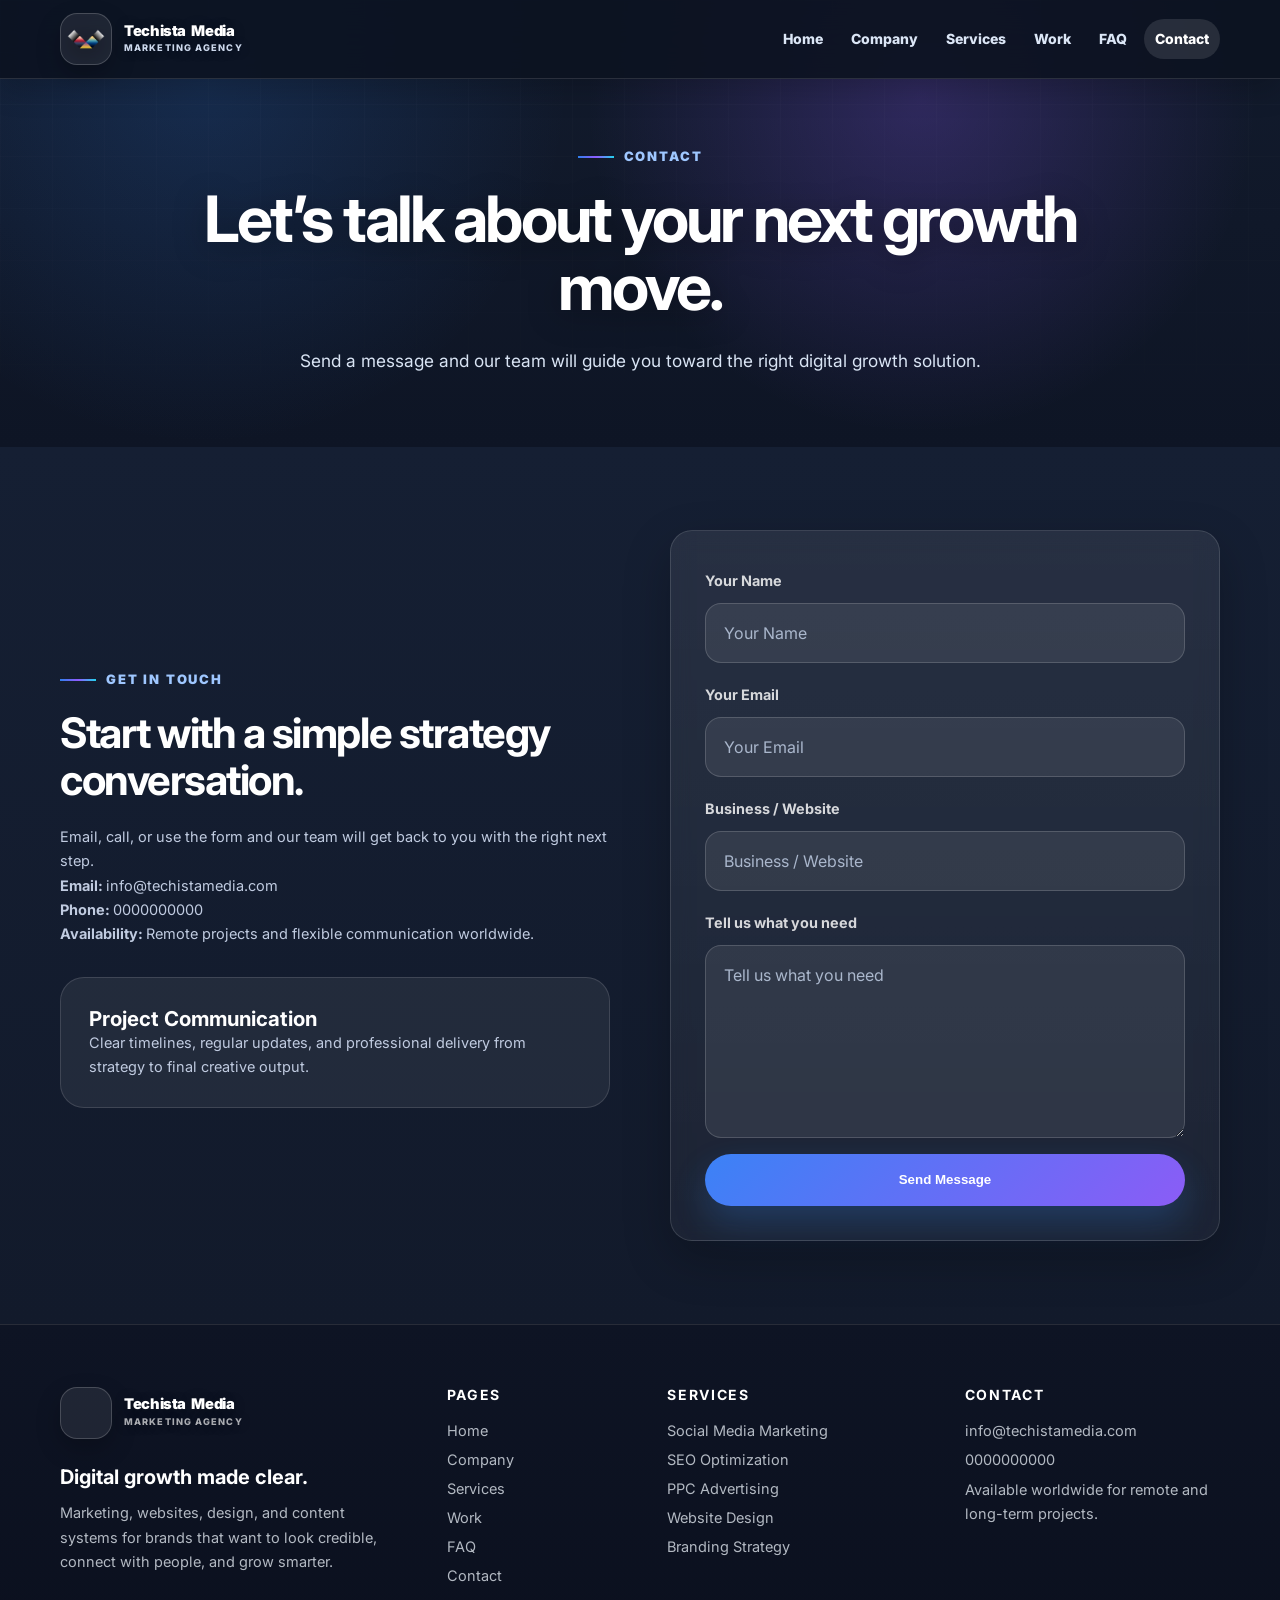
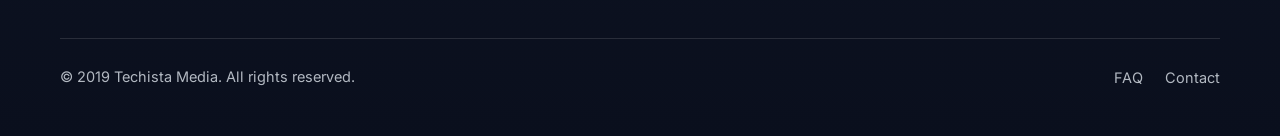
<file: contact/index.html>
<!DOCTYPE html>
<html lang="en">
  <head>
    <meta charset="utf-8" />
    <meta content="width=device-width, initial-scale=1.0" name="viewport" />
    <title>Contact Techista Media | Start Your Project</title>
    <meta
      content="Contact Techista Media for digital marketing, website design, branding, SEO, PPC, and content services."
      name="description"
    />
    <link href="https://fonts.googleapis.com" rel="preconnect" />
    <link crossorigin="" href="https://fonts.gstatic.com" rel="preconnect" />
    <link
      href="https://fonts.googleapis.com/css2?family=Inter:wght@400;500;600;700;800;900&amp;display=swap"
      rel="stylesheet"
    />
    <link href="../style.css" rel="stylesheet" />
    <link href="https://techistamedia.com/contact/" rel="canonical" />
    <link href="../assets/favicon.ico" rel="icon" />
    <link href="../assets/apple-touch-icon.png" rel="apple-touch-icon" />
    <meta
      content="Contact Techista Media | Start Your Project"
      property="og:title"
    />
    <meta
      content="Contact Techista Media for digital marketing, website design, branding, SEO, PPC, and content services."
      property="og:description"
    />
    <meta content="website" property="og:type" />
    <meta
      content="https://techistamedia.com/assets/uploaded-logo-preview.png"
      property="og:image"
    />
    <meta content="https://techistamedia.com/contact/" property="og:url" />
    <meta content="summary_large_image" name="twitter:card" />
      <link href="https://fonts.googleapis.com/css2?family=Material+Symbols+Rounded:opsz,wght,FILL,GRAD@24,600,0,0" rel="stylesheet" />
  </head>
  <body>
    <div class="page-loader">
      <div class="loader-inner">
        <div class="loader-logo">
          <img alt="Techista Media logo" src="../assets/logo-mark.png" />
          <span> TM </span>
        </div>
        <div class="loader-line"></div>
      </div>
    </div>
    <header class="site-header">
      <nav class="navbar container">
        <a aria-label="Techista Media Home" class="brand" href="../">
          <span class="brand-mark">
            <img alt="Techista Media logo" src="../assets/logo-mark.png" />
          </span>
          <span class="brand-text">
            <span class="brand-main"> Techista Media </span>
            <br />
            <small> Marketing Agency </small>
          </span>
        </a>
        <button
          aria-expanded="false"
          aria-label="Open Menu"
          class="menu-toggle"
        >
          <span> </span>
          <span> </span>
          <span> </span>
        </button>
        <div class="nav-menu">
          <a class="" href="../"> Home </a>
          <a class="" href="../our-company/"> Company </a>
          <a class="" href="../services/"> Services </a>
          <a class="" href="../work/"> Work </a>
          <a class="" href="../faq/"> FAQ </a>
          <a class="active" href="../contact/"> Contact </a>
        </div>
      </nav>
    </header>
    <main>
      <section class="page-hero">
        <div class="container reveal">
          <span class="eyebrow"> Contact </span>
          <h1>Let&rsquo;s talk about your next growth move.</h1>
          <p>
            Send a message and our team will guide you toward the right digital
            growth solution.
          </p>
        </div>
      </section>
      <section class="contact section-pad">
        <div class="container contact-grid">
          <div class="section-copy reveal">
            <span class="section-label"> Get In Touch </span>
            <h2>Start with a simple strategy conversation.</h2>
            <p>
              Email, call, or use the form and our team will get back to you
              with the right next step.
            </p>
            <div class="contact-info">
              <p>
                <strong> Email: </strong>
                <a href="mailto:info@techistamedia.com">
                  info@techistamedia.com
                </a>
              </p>
              <p>
                <strong> Phone: </strong>
                <a href="tel:0000000000"> 0000000000 </a>
              </p>
              <p>
                <strong> Availability: </strong>
                Remote projects and flexible communication worldwide.
              </p>
            </div>
            <div class="map-card">
              <h4>Project Communication</h4>
              <p>
                Clear timelines, regular updates, and professional delivery from
                strategy to final creative output.
              </p>
            </div>
          </div>
          <form
            action="https://formsubmit.co/info@techistamedia.com"
            class="contact-form reveal delay-1"
            method="POST"
          >
            <label for="contact-name"> Your Name </label>
            <input
              id="contact-name"
              name="name"
              placeholder="Your Name"
              required=""
              type="text"
            />
            <label for="contact-email"> Your Email </label>
            <input
              id="contact-email"
              name="email"
              placeholder="Your Email"
              required=""
              type="email"
            />
            <label for="contact-business"> Business / Website </label>
            <input
              id="contact-business"
              name="business"
              placeholder="Business / Website"
              type="text"
            />
            <label for="contact-message"> Tell us what you need </label>
            <textarea
              id="contact-message"
              name="message"
              placeholder="Tell us what you need"
              required=""
              rows="6"
            ></textarea>
            <input
              name="_subject"
              type="hidden"
              value="New message from Techista Media website"
            />
            <input name="_captcha" type="hidden" value="false" />
            <input name="_template" type="hidden" value="table" />
            <input
              name="_next"
              type="hidden"
              value="https://techistamedia.com/thank-you/"
            />
            <button type="submit">Send Message</button>
            <p aria-live="polite" class="form-status"></p>
          </form>
        </div>
      </section>
    </main>
    <footer class="footer">
      <div class="container footer-grid">
        <div>
          <a class="brand" href="../">
            <span class="brand-mark">
              <img alt="Techista Media logo" src="../assets/logo-mark.png" />
            </span>
            <span class="brand-text">
              <span class="brand-main"> Techista Media </span>
              <br />
              <small> Marketing Agency </small>
            </span>
          </a>
          <h4>Digital growth made clear.</h4>
          <p>
            Marketing, websites, design, and content systems for brands that
            want to look credible, connect with people, and grow smarter.
          </p>
        </div>
        <div>
          <h5>Pages</h5>
          <a href="../"> Home </a>
          <a href="../our-company/"> Company </a>
          <a href="../services/"> Services </a>
          <a href="../work/"> Work </a>
          <a href="../faq/"> FAQ </a>
          <a href="../contact/"> Contact </a>
        </div>
        <div>
          <h5>Services</h5>
          <a href="../services/"> Social Media Marketing </a>
          <a href="../services/"> SEO Optimization </a>
          <a href="../services/"> PPC Advertising </a>
          <a href="../services/"> Website Design </a>
          <a href="../services/"> Branding Strategy </a>
        </div>
        <div>
          <h5>Contact</h5>
          <a href="mailto:info@techistamedia.com"> info@techistamedia.com </a>
          <a href="tel:0000000000"> 0000000000 </a>
          <p>Available worldwide for remote and long-term projects.</p>
         
        </div>
      </div>
      <div class="container footer-bottom">
        <p>&copy; 2019 Techista Media. All rights reserved.</p>
        <div>
          <a href="../faq/"> FAQ </a>
          <a href="../contact/"> Contact </a>
        </div>
      </div>
    </footer>
    <script src="../script.js"></script>
  </body>
</html>
</file>
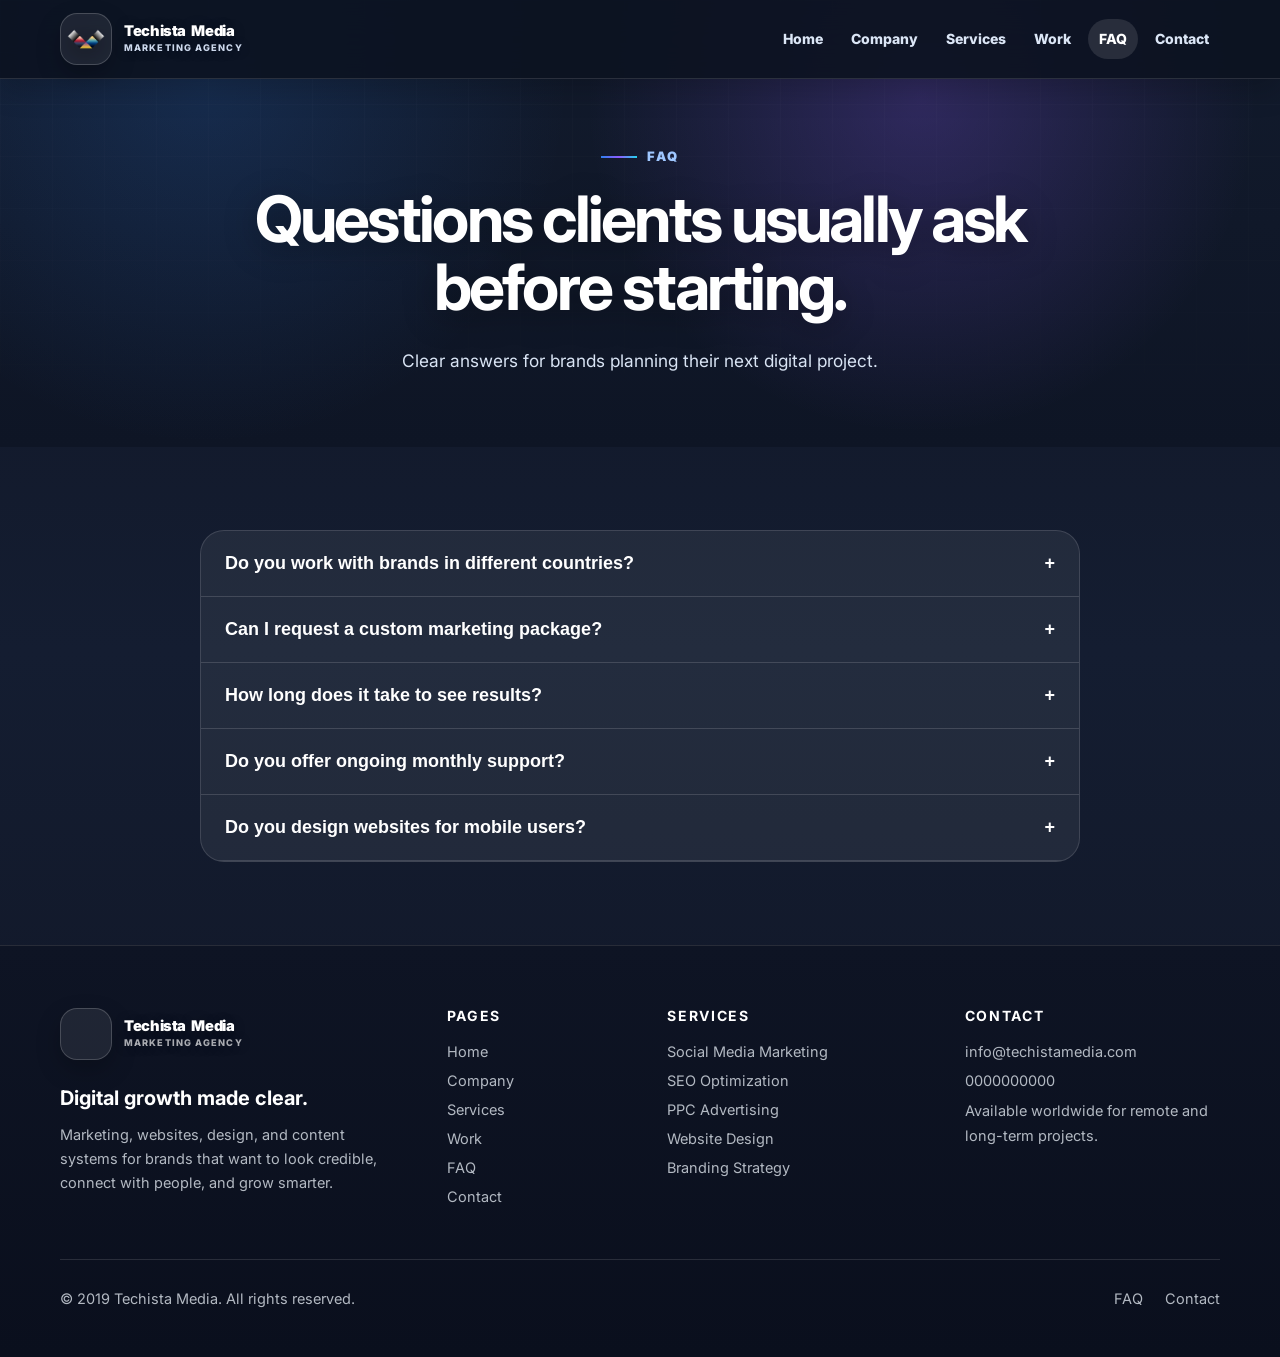
<file: faq/index.html>
<!DOCTYPE html>
<html lang="en">
 <head>
  <meta charset="utf-8"/>
  <meta content="width=device-width, initial-scale=1.0" name="viewport"/>
  <title>
   FAQ | Techista Media
  </title>
  <meta content="Find answers to common questions about Techista Media services, project timelines, packages, websites, SEO, and ongoing marketing support." name="description"/>
  <link href="https://fonts.googleapis.com" rel="preconnect"/>
  <link crossorigin="" href="https://fonts.gstatic.com" rel="preconnect"/>
  <link href="https://fonts.googleapis.com/css2?family=Inter:wght@400;500;600;700;800;900&amp;display=swap" rel="stylesheet"/>
  <link href="../style.css" rel="stylesheet"/>
  <link href="https://techistamedia.com/faq/" rel="canonical"/>
  <link href="../assets/favicon.ico" rel="icon"/>
  <link href="../assets/apple-touch-icon.png" rel="apple-touch-icon"/>
  <meta content="FAQ | Techista Media" property="og:title"/>
  <meta content="Find answers to common questions about Techista Media services, project timelines, packages, websites, SEO, and ongoing marketing support." property="og:description"/>
  <meta content="website" property="og:type"/>
  <meta content="https://techistamedia.com/assets/uploaded-logo-preview.png" property="og:image"/>
  <meta content="https://techistamedia.com/faq/" property="og:url"/>
  <meta content="summary_large_image" name="twitter:card"/>
     <link href="https://fonts.googleapis.com/css2?family=Material+Symbols+Rounded:opsz,wght,FILL,GRAD@24,600,0,0" rel="stylesheet" />
  <script type="application/ld+json">
  {
    "@context": "https://schema.org",
    "@type": "FAQPage",
    "mainEntity": [
      {
        "@type": "Question",
        "name": "Do you work with brands in different countries?",
        "acceptedAnswer": {
          "@type": "Answer",
          "text": "Yes. We work with brands across different markets through remote communication, clear planning, and flexible project delivery."
        }
      },
      {
        "@type": "Question",
        "name": "Can I request a custom marketing package?",
        "acceptedAnswer": {
          "@type": "Answer",
          "text": "Yes. Packages can be built around social media, SEO, PPC, website design, branding, video production, or content creation."
        }
      },
      {
        "@type": "Question",
        "name": "How long does it take to see results?",
        "acceptedAnswer": {
          "@type": "Answer",
          "text": "Paid ads can show early signals faster, while SEO, branding, and content usually need consistent work over several months."
        }
      },
      {
        "@type": "Question",
        "name": "Do you offer ongoing monthly support?",
        "acceptedAnswer": {
          "@type": "Answer",
          "text": "Yes. We offer monthly support for content updates, campaign optimization, reporting, website improvements, and creative production."
        }
      },
      {
        "@type": "Question",
        "name": "Do you design websites for mobile users?",
        "acceptedAnswer": {
          "@type": "Answer",
          "text": "Yes. Every website is planned for smooth browsing across phones, tablets, laptops, and large desktop screens."
        }
      }
    ]
  }
  </script>
  </head>
 <body>
  <div class="page-loader">
   <div class="loader-inner">
    <div class="loader-logo">
     <img alt="Techista Media logo" src="../assets/logo-mark.png"/>
     <span>
      TM
     </span>
    </div>
    <div class="loader-line">
    </div>
   </div>
  </div>
  <header class="site-header">
   <nav class="navbar container">
    <a aria-label="Techista Media Home" class="brand" href="../">
     <span class="brand-mark">
      <img alt="Techista Media logo" src="../assets/logo-mark.png"/>
     </span>
     <span class="brand-text">
      <span class="brand-main">
       Techista Media
      </span>
      <br/>
      <small>
       Marketing Agency
      </small>
     </span>
    </a>
    <button aria-expanded="false" aria-label="Open Menu" class="menu-toggle">
     <span>
     </span>
     <span>
     </span>
     <span>
     </span>
    </button>
    <div class="nav-menu">
     <a class="" href="../">
      Home
     </a>
     <a class="" href="../our-company/">
      Company
     </a>
     <a class="" href="../services/">
      Services
     </a>
     <a class="" href="../work/">
      Work
     </a>
     <a class="active" href="../faq/">
      FAQ
     </a>
     <a class="" href="../contact/">
      Contact
     </a>
    </div>
   </nav>
  </header>
  <main>
   <section class="page-hero">
    <div class="container reveal">
     <span class="eyebrow">
      FAQ
     </span>
     <h1>
      Questions clients usually ask before starting.
     </h1>
     <p>
      Clear answers for brands planning their next digital project.
     </p>
    </div>
   </section>
   <section class="faq section-pad">
    <div class="container" style="max-width:880px">
     <div class="accordion reveal">
      <button class="accordion-btn">
       Do you work with brands in different countries?
       <span>
        +
       </span>
      </button>
      <div class="accordion-panel">
       <p>
        Yes. We work with brands across different markets through remote communication, clear planning, and flexible project delivery.
       </p>
      </div>
      <button class="accordion-btn">
       Can I request a custom marketing package?
       <span>
        +
       </span>
      </button>
      <div class="accordion-panel">
       <p>
        Yes. Packages can be built around social media, SEO, PPC, website design, branding, video production, or content creation.
       </p>
      </div>
      <button class="accordion-btn">
       How long does it take to see results?
       <span>
        +
       </span>
      </button>
      <div class="accordion-panel">
       <p>
        Paid ads can show early signals faster, while SEO, branding, and content usually need consistent work over several months.
       </p>
      </div>
      <button class="accordion-btn">
       Do you offer ongoing monthly support?
       <span>
        +
       </span>
      </button>
      <div class="accordion-panel">
       <p>
        Yes. We offer monthly support for content updates, campaign optimization, reporting, website improvements, and creative production.
       </p>
      </div>
      <button class="accordion-btn">
       Do you design websites for mobile users?
       <span>
        +
       </span>
      </button>
      <div class="accordion-panel">
       <p>
        Yes. Every website is planned for smooth browsing across phones, tablets, laptops, and large desktop screens.
       </p>
      </div>
     </div>
    </div>
   </section>
  </main>
  <footer class="footer">
   <div class="container footer-grid">
    <div>
     <a class="brand" href="../">
      <span class="brand-mark">
       <img alt="Techista Media logo" src="../assets/logo-mark.png"/>
      </span>
      <span class="brand-text">
       <span class="brand-main">
        Techista Media
       </span>
       <br/>
       <small>
        Marketing Agency
       </small>
      </span>
     </a>
     <h4>
      Digital growth made clear.
     </h4>
     <p>
      Marketing, websites, design, and content systems for brands that want to look credible, connect with people, and grow smarter.
     </p>
    </div>
    <div>
     <h5>
      Pages
     </h5>
     <a href="../">
      Home
     </a>
     <a href="../our-company/">
      Company
     </a>
     <a href="../services/">
      Services
     </a>
     <a href="../work/">
      Work
     </a>
     <a href="../faq/">
      FAQ
     </a>
     <a href="../contact/">
      Contact
     </a>
    </div>
    <div>
     <h5>
      Services
     </h5>
     <a href="../services/">
      Social Media Marketing
     </a>
     <a href="../services/">
      SEO Optimization
     </a>
     <a href="../services/">
      PPC Advertising
     </a>
     <a href="../services/">
      Website Design
     </a>
     <a href="../services/">
      Branding Strategy
     </a>
    </div>
    <div>
     <h5>
      Contact
     </h5>
     <a href="mailto:info@techistamedia.com">
      info@techistamedia.com
     </a>
     <a href="tel:0000000000">
      0000000000
     </a>
     <p>
      Available worldwide for remote and long-term projects.
     </p>
    </div>
   </div>
   <div class="container footer-bottom">
    <p>
     &copy; 2019 Techista Media. All rights reserved.
    </p>
    <div>
     <a href="../faq/">
      FAQ
     </a>
     <a href="../contact/">
      Contact
     </a>
    </div>
   </div>
  </footer>
  <script src="../script.js">
  </script>
 </body>
</html>
</file>
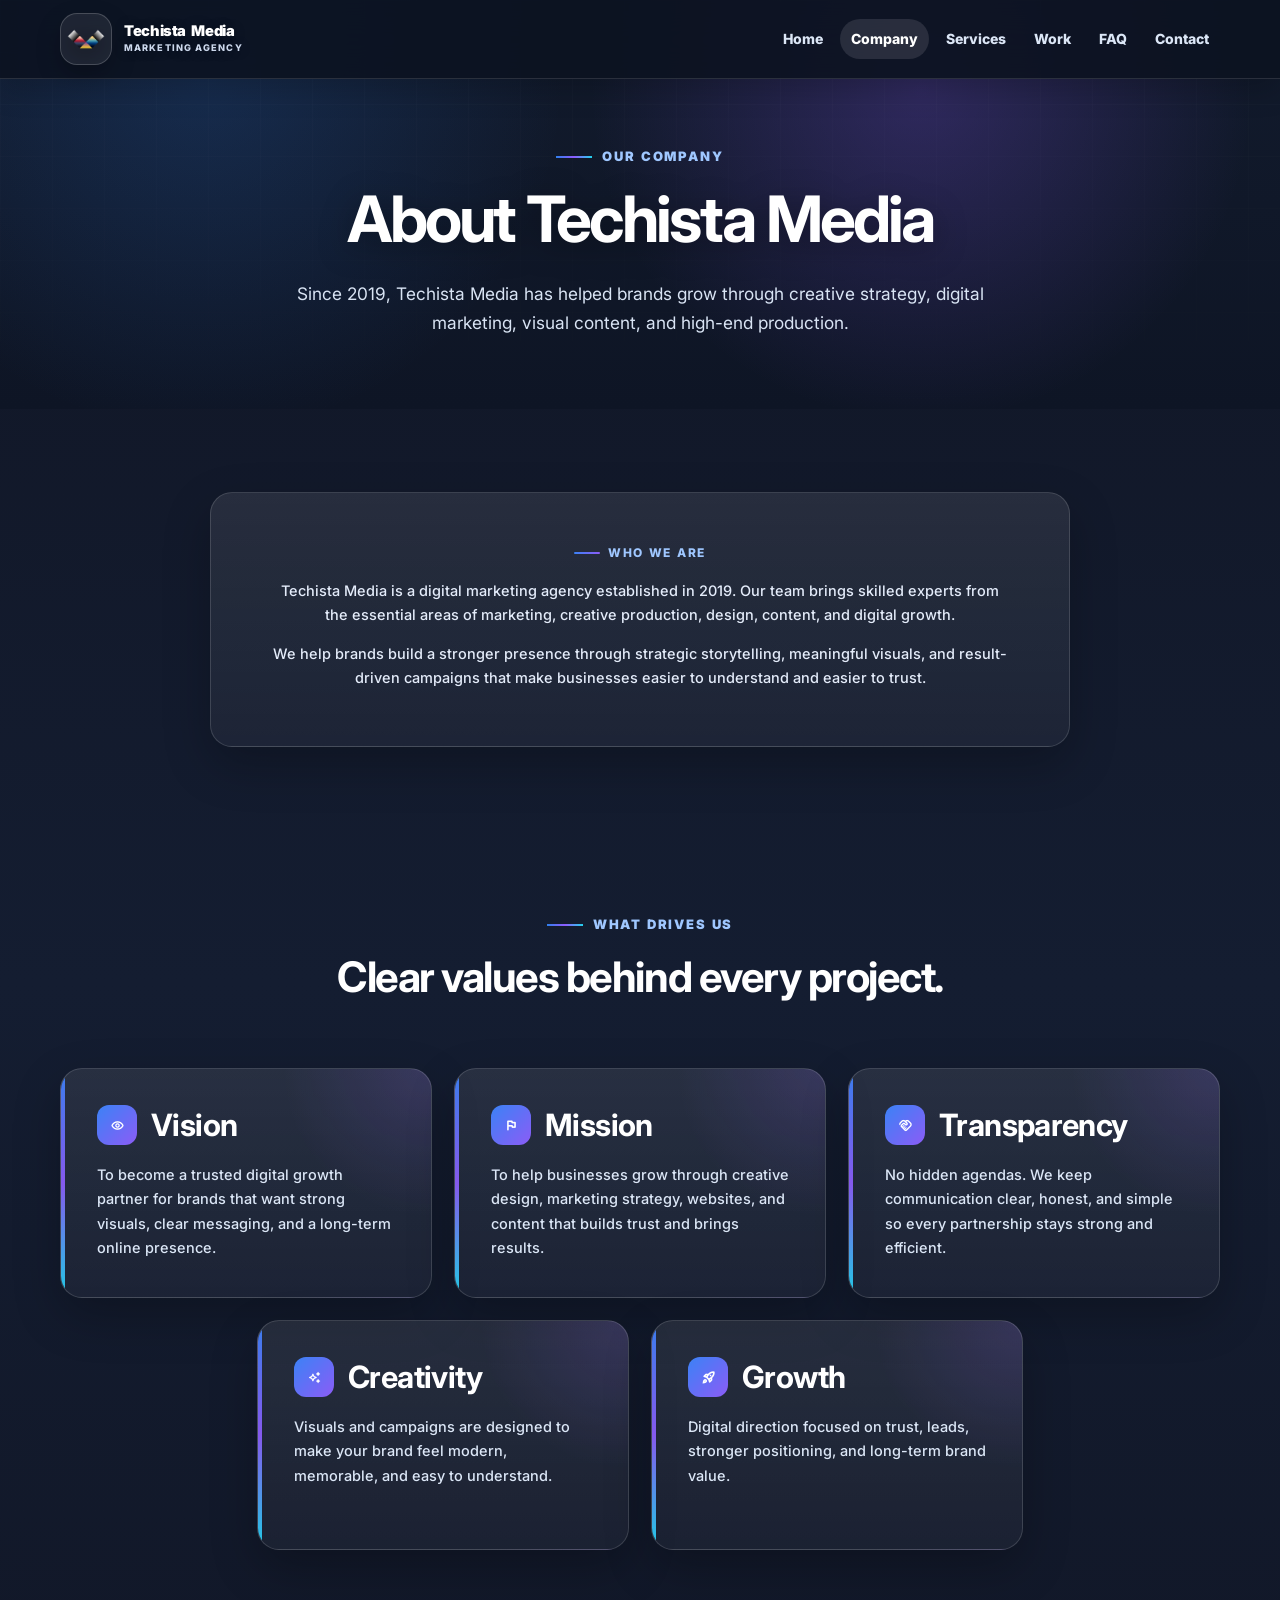
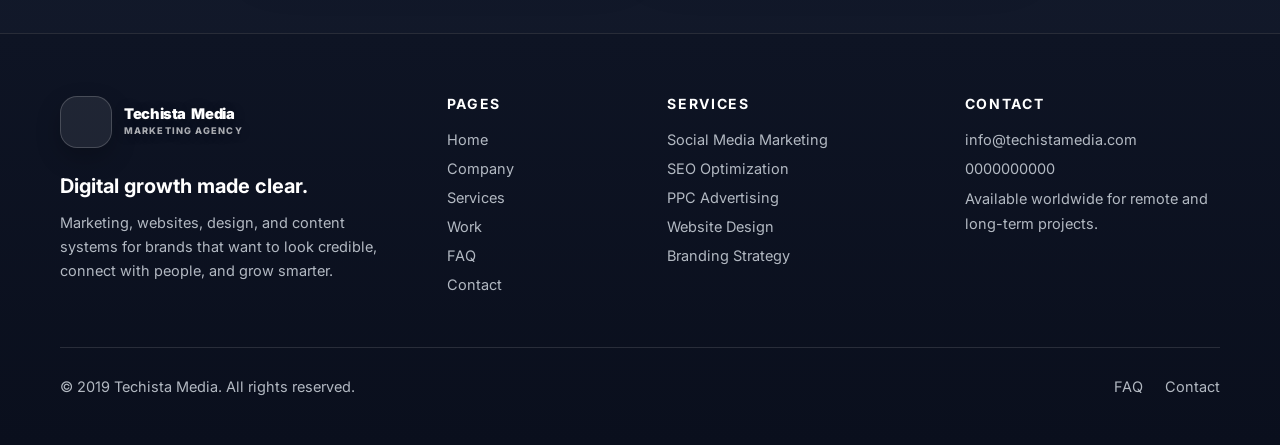
<file: our-company/index.html>
<!DOCTYPE html>
<html lang="en">
  <head>
    <meta charset="utf-8" />
    <meta content="width=device-width, initial-scale=1.0" name="viewport" />
    <title>About Techista Media | Digital Marketing Agency</title>
    <meta
      content="Learn about Techista Media, a digital marketing agency focused on strategy, websites, branding, content, and business growth."
      name="description"
    />
    <link href="https://fonts.googleapis.com" rel="preconnect" />
    <link crossorigin="" href="https://fonts.gstatic.com" rel="preconnect" />
    <link
      href="https://fonts.googleapis.com/css2?family=Inter:wght@400;500;600;700;800;900&amp;display=swap"
      rel="stylesheet"
    />
    <link href="../style.css" rel="stylesheet" />
    <link href="https://techistamedia.com/our-company/" rel="canonical" />
    <link href="../assets/favicon.ico" rel="icon" />
    <link href="../assets/apple-touch-icon.png" rel="apple-touch-icon" />
    <meta
      content="About Techista Media | Digital Marketing Agency"
      property="og:title"
    />
    <meta
      content="Learn about Techista Media, a digital marketing agency focused on strategy, websites, branding, content, and business growth."
      property="og:description"
    />
    <meta content="website" property="og:type" />
    <meta
      content="https://techistamedia.com/assets/uploaded-logo-preview.png"
      property="og:image"
    />
    <meta content="https://techistamedia.com/our-company/" property="og:url" />
    <meta content="summary_large_image" name="twitter:card" />
      <link href="https://fonts.googleapis.com/css2?family=Material+Symbols+Rounded:opsz,wght,FILL,GRAD@24,600,0,0" rel="stylesheet" />
  </head>
  <body>
    <div class="page-loader">
      <div class="loader-inner">
        <div class="loader-logo">
          <img alt="Techista Media logo" src="../assets/logo-mark.png" />
          <span> TM </span>
        </div>
        <div class="loader-line"></div>
      </div>
    </div>
    <header class="site-header">
      <nav class="navbar container">
        <a aria-label="Techista Media Home" class="brand" href="../">
          <span class="brand-mark">
            <img alt="Techista Media logo" src="../assets/logo-mark.png" />
          </span>
          <span class="brand-text">
            <span class="brand-main"> Techista Media </span>
            <br />
            <small> Marketing Agency </small>
          </span>
        </a>
        <button
          aria-expanded="false"
          aria-label="Open Menu"
          class="menu-toggle"
        >
          <span> </span>
          <span> </span>
          <span> </span>
        </button>
        <div class="nav-menu">
          <a class="" href="../"> Home </a>
          <a class="active" href="../our-company/"> Company </a>
          <a class="" href="../services/"> Services </a>
          <a class="" href="../work/"> Work </a>
          <a class="" href="../faq/"> FAQ </a>
          <a class="" href="../contact/"> Contact </a>
        </div>
      </nav>
    </header>
    <main>
      <section class="page-hero about-hero">
        <div class="container reveal">
          <span class="eyebrow"> Our Company </span>
          <h1>About Techista Media</h1>
          <p>
            Since 2019, Techista Media has helped brands grow through creative
            strategy, digital marketing, visual content, and high-end
            production.
          </p>
        </div>
      </section>
      <section class="about-story section-pad">
        <div class="container about-card reveal">
          <span class="soft-label"> Who We Are </span>
          <p>
            Techista Media is a digital marketing agency established in 2019.
            Our team brings skilled experts from the essential areas of
            marketing, creative production, design, content, and digital growth.
          </p>
          <p>
            We help brands build a stronger presence through strategic
            storytelling, meaningful visuals, and result-driven campaigns that
            make businesses easier to understand and easier to trust.
          </p>
        </div>
      </section>
      <section class="mission-vision section-pad">
        <div class="container">
          <div class="section-head reveal">
            <span class="section-label">What Drives Us</span>
            <h2>Clear values behind every project.</h2>
          </div>
          <div class="mv-grid mv-grid-5">
            <article class="mv-card reveal">
              <span class="material-symbols-rounded" aria-hidden="true">visibility</span>
              <h2>Vision</h2>
              <p>
                To become a trusted digital growth partner for brands that want strong visuals, clear messaging, and a long-term online presence.
              </p>
            </article>
            <article class="mv-card reveal delay-1">
              <span class="material-symbols-rounded" aria-hidden="true">flag</span>
              <h2>Mission</h2>
              <p>
                To help businesses grow through creative design, marketing strategy, websites, and content that builds trust and brings results.
              </p>
            </article>
            <article class="mv-card reveal delay-2">
              <span class="material-symbols-rounded" aria-hidden="true">handshake</span>
              <h2>Transparency</h2>
              <p>
                No hidden agendas. We keep communication clear, honest, and simple so every partnership stays strong and efficient.
              </p>
            </article>
            <article class="mv-card reveal">
              <span class="material-symbols-rounded" aria-hidden="true">auto_awesome</span>
              <h2>Creativity</h2>
              <p>
                Visuals and campaigns are designed to make your brand feel modern, memorable, and easy to understand.
              </p>
            </article>
            <article class="mv-card reveal delay-1">
              <span class="material-symbols-rounded" aria-hidden="true">rocket_launch</span>
              <h2>Growth</h2>
              <p>
                Digital direction focused on trust, leads, stronger positioning, and long-term brand value.
              </p>
            </article>
          </div>
        </div>
      </section>
    </main>
    <footer class="footer">
      <div class="container footer-grid">
        <div>
          <a class="brand" href="../">
            <span class="brand-mark">
              <img alt="Techista Media logo" src="../assets/logo-mark.png" />
            </span>
            <span class="brand-text">
              <span class="brand-main"> Techista Media </span>
              <br />
              <small> Marketing Agency </small>
            </span>
          </a>
          <h4>Digital growth made clear.</h4>
          <p>
            Marketing, websites, design, and content systems for brands that
            want to look credible, connect with people, and grow smarter.
          </p>
        </div>
        <div>
          <h5>Pages</h5>
          <a href="../"> Home </a>
          <a href="../our-company/"> Company </a>
          <a href="../services/"> Services </a>
          <a href="../work/"> Work </a>
          <a href="../faq/"> FAQ </a>
          <a href="../contact/"> Contact </a>
        </div>
        <div>
          <h5>Services</h5>
          <a href="../services/"> Social Media Marketing </a>
          <a href="../services/"> SEO Optimization </a>
          <a href="../services/"> PPC Advertising </a>
          <a href="../services/"> Website Design </a>
          <a href="../services/"> Branding Strategy </a>
        </div>
        <div>
          <h5>Contact</h5>
          <a href="mailto:info@techistamedia.com"> info@techistamedia.com </a>
          <a href="tel:0000000000"> 0000000000 </a>
          <p>Available worldwide for remote and long-term projects.</p>
         
        </div>
      </div>
      <div class="container footer-bottom">
        <p>&copy; 2019 Techista Media. All rights reserved.</p>
        <div>
          <a href="../faq/"> FAQ </a>
          <a href="../contact/"> Contact </a>
        </div>
      </div>
    </footer>
    <script src="../script.js"></script>
  </body>
</html>
</file>
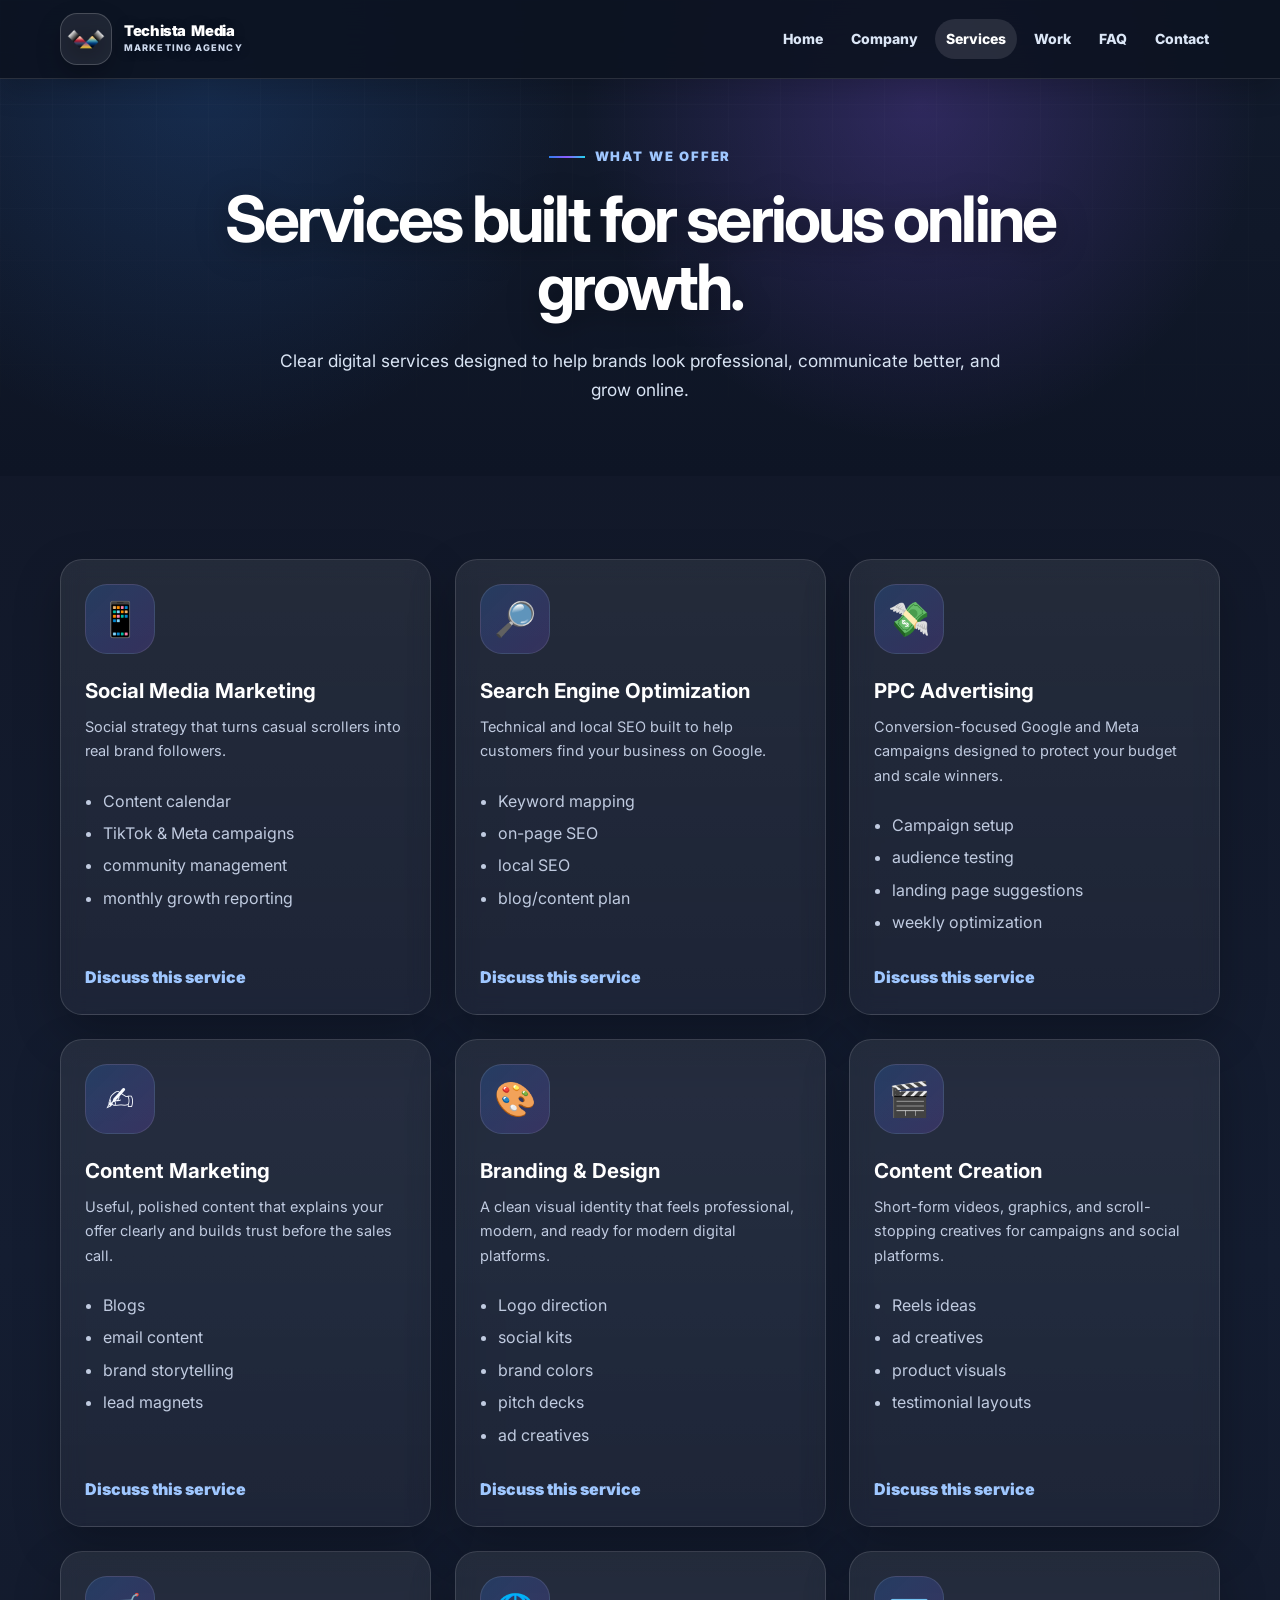
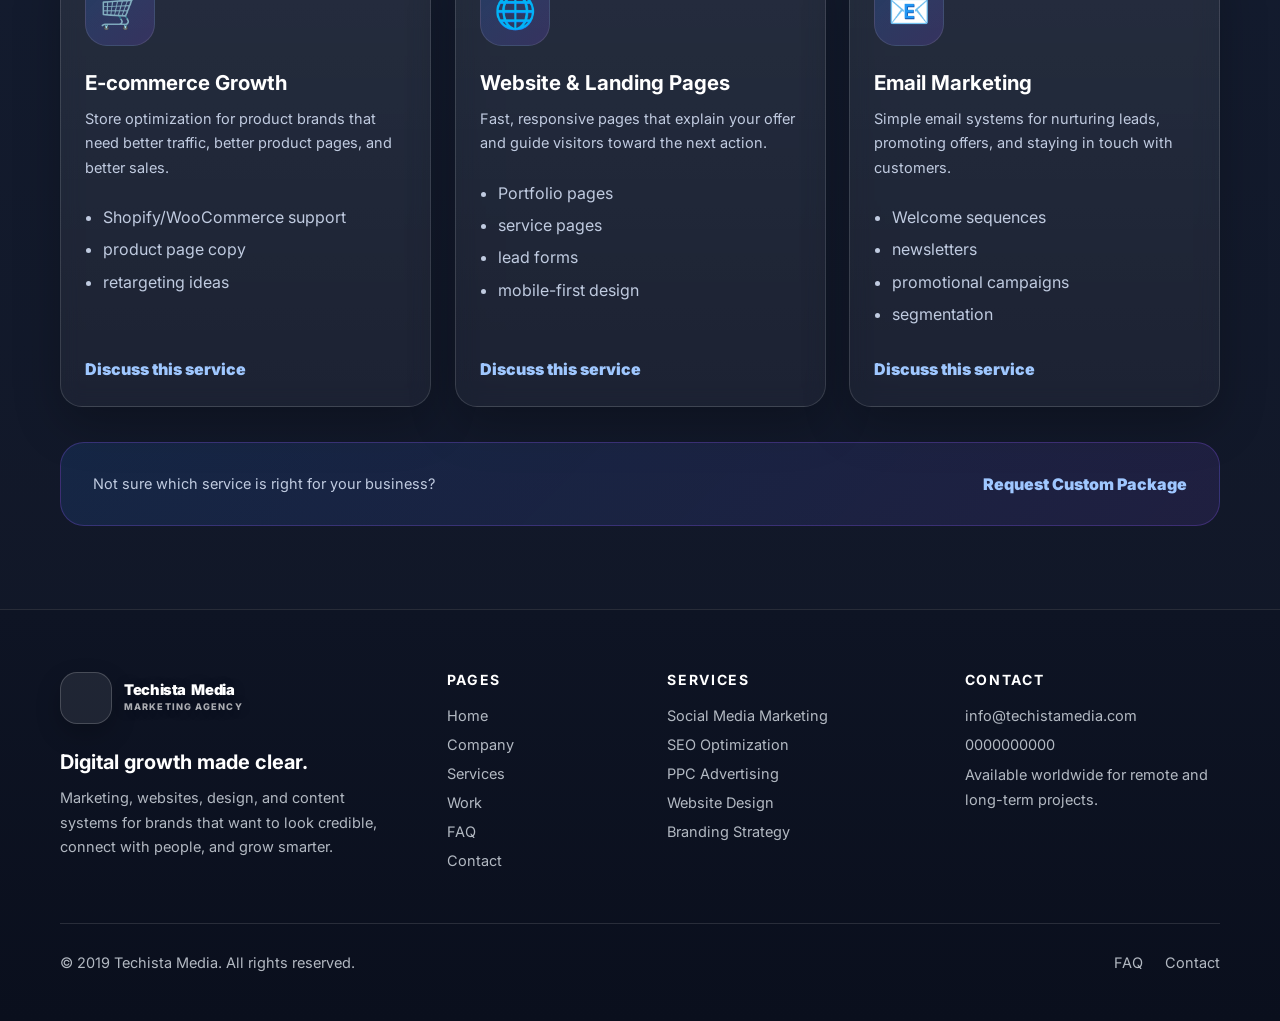
<file: services/index.html>
<!DOCTYPE html>
<html lang="en">
  <head>
    <meta charset="utf-8" />
    <meta content="width=device-width, initial-scale=1.0" name="viewport" />
    <title>Digital Marketing Services | Techista Media</title>
    <meta
      content="Explore Techista Media services including social media marketing, SEO, PPC advertising, website design, branding, video, and content creation."
      name="description"
    />
    <link href="https://fonts.googleapis.com" rel="preconnect" />
    <link crossorigin="" href="https://fonts.gstatic.com" rel="preconnect" />
    <link
      href="https://fonts.googleapis.com/css2?family=Inter:wght@400;500;600;700;800;900&amp;display=swap"
      rel="stylesheet"
    />
    <link href="../style.css" rel="stylesheet" />
    <link href="https://techistamedia.com/services/" rel="canonical" />
    <link href="../assets/favicon.ico" rel="icon" />
    <link href="../assets/apple-touch-icon.png" rel="apple-touch-icon" />
    <meta
      content="Digital Marketing Services | Techista Media"
      property="og:title"
    />
    <meta
      content="Explore Techista Media services including social media marketing, SEO, PPC advertising, website design, branding, video, and content creation."
      property="og:description"
    />
    <meta content="website" property="og:type" />
    <meta
      content="https://techistamedia.com/assets/uploaded-logo-preview.png"
      property="og:image"
    />
    <meta content="https://techistamedia.com/services/" property="og:url" />
    <meta content="summary_large_image" name="twitter:card" />
      <link href="https://fonts.googleapis.com/css2?family=Material+Symbols+Rounded:opsz,wght,FILL,GRAD@24,600,0,0" rel="stylesheet" />
  </head>
  <body>
    <div class="page-loader">
      <div class="loader-inner">
        <div class="loader-logo">
          <img alt="Techista Media logo" src="../assets/logo-mark.png" />
          <span> TM </span>
        </div>
        <div class="loader-line"></div>
      </div>
    </div>
    <header class="site-header">
      <nav class="navbar container">
        <a aria-label="Techista Media Home" class="brand" href="../">
          <span class="brand-mark">
            <img alt="Techista Media logo" src="../assets/logo-mark.png" />
          </span>
          <span class="brand-text">
            <span class="brand-main"> Techista Media </span>
            <br />
            <small> Marketing Agency </small>
          </span>
        </a>
        <button
          aria-expanded="false"
          aria-label="Open Menu"
          class="menu-toggle"
        >
          <span> </span>
          <span> </span>
          <span> </span>
        </button>
        <div class="nav-menu">
          <a class="" href="../"> Home </a>
          <a class="" href="../our-company/"> Company </a>
          <a class="active" href="../services/"> Services </a>
          <a class="" href="../work/"> Work </a>
          <a class="" href="../faq/"> FAQ </a>
          <a class="" href="../contact/"> Contact </a>
        </div>
      </nav>
    </header>
    <main>
      <section class="page-hero">
        <div class="container reveal">
          <span class="eyebrow"> What We Offer </span>
          <h1>Services built for serious online growth.</h1>
          <p>
            Clear digital services designed to help brands look professional,
            communicate better, and grow online.
          </p>
        </div>
      </section>
      <section class="section-pad">
        <div class="container">
          <div class="service-grid services-large">
            <article class="service-card reveal">
              <div class="service-icon">📱</div>
              <h4>Social Media Marketing</h4>
              <p>
                Social strategy that turns casual scrollers into real brand
                followers.
              </p>
              <ul>
                <li>Content calendar</li>
                <li>TikTok & Meta campaigns</li>
                <li>community management</li>
                <li>monthly growth reporting</li>
              </ul>
              <a href="../contact/"> Discuss this service </a>
            </article>
            <article class="service-card reveal">
              <div class="service-icon">🔎</div>
              <h4>Search Engine Optimization</h4>
              <p>
                Technical and local SEO built to help customers find your
                business on Google.
              </p>
              <ul>
                <li>Keyword mapping</li>
                <li>on-page SEO</li>
                <li>local SEO</li>
                <li>blog/content plan</li>
              </ul>
              <a href="../contact/"> Discuss this service </a>
            </article>
            <article class="service-card reveal">
              <div class="service-icon">💸</div>
              <h4>PPC Advertising</h4>
              <p>
                Conversion-focused Google and Meta campaigns designed to protect
                your budget and scale winners.
              </p>
              <ul>
                <li>Campaign setup</li>
                <li>audience testing</li>
                <li>landing page suggestions</li>
                <li>weekly optimization</li>
              </ul>
              <a href="../contact/"> Discuss this service </a>
            </article>
            <article class="service-card reveal">
              <div class="service-icon">✍️</div>
              <h4>Content Marketing</h4>
              <p>
                Useful, polished content that explains your offer clearly and
                builds trust before the sales call.
              </p>
              <ul>
                <li>Blogs</li>
                <li>email content</li>
                <li>brand storytelling</li>
                <li>lead magnets</li>
              </ul>
              <a href="../contact/"> Discuss this service </a>
            </article>
            <article class="service-card reveal">
              <div class="service-icon">🎨</div>
              <h4>Branding &amp; Design</h4>
              <p>
                A clean visual identity that feels professional, modern, and
                ready for modern digital platforms.
              </p>
              <ul>
                <li>Logo direction</li>
                <li>social kits</li>
                <li>brand colors</li>
                <li>pitch decks</li>
                <li>ad creatives</li>
              </ul>
              <a href="../contact/"> Discuss this service </a>
            </article>
            <article class="service-card reveal">
              <div class="service-icon">🎬</div>
              <h4>Content Creation</h4>
              <p>
                Short-form videos, graphics, and scroll-stopping creatives for
                campaigns and social platforms.
              </p>
              <ul>
                <li>Reels ideas</li>
                <li>ad creatives</li>
                <li>product visuals</li>
                <li>testimonial layouts</li>
              </ul>
              <a href="../contact/"> Discuss this service </a>
            </article>
            <article class="service-card reveal">
              <div class="service-icon">🛒</div>
              <h4>E-commerce Growth</h4>
              <p>
                Store optimization for product brands that need better traffic,
                better product pages, and better sales.
              </p>
              <ul>
                <li>Shopify/WooCommerce support</li>
                <li>product page copy</li>
                <li>retargeting ideas</li>
              </ul>
              <a href="../contact/"> Discuss this service </a>
            </article>
            <article class="service-card reveal">
              <div class="service-icon">🌐</div>
              <h4>Website &amp; Landing Pages</h4>
              <p>
                Fast, responsive pages that explain your offer and guide
                visitors toward the next action.
              </p>
              <ul>
                <li>Portfolio pages</li>
                <li>service pages</li>
                <li>lead forms</li>
                <li>mobile-first design</li>
              </ul>
              <a href="../contact/"> Discuss this service </a>
            </article>
            <article class="service-card reveal">
              <div class="service-icon">📧</div>
              <h4>Email Marketing</h4>
              <p>
                Simple email systems for nurturing leads, promoting offers, and
                staying in touch with customers.
              </p>
              <ul>
                <li>Welcome sequences</li>
                <li>newsletters</li>
                <li>promotional campaigns</li>
                <li>segmentation</li>
              </ul>
              <a href="../contact/"> Discuss this service </a>
            </article>
          </div>
          <div class="custom-strip reveal">
            <p>Not sure which service is right for your business?</p>
            <a href="../contact/"> Request Custom Package </a>
          </div>
        </div>
      </section>
    </main>
    <footer class="footer">
      <div class="container footer-grid">
        <div>
          <a class="brand" href="../">
            <span class="brand-mark">
              <img alt="Techista Media logo" src="../assets/logo-mark.png" />
            </span>
            <span class="brand-text">
              <span class="brand-main"> Techista Media </span>
              <br />
              <small> Marketing Agency </small>
            </span>
          </a>
          <h4>Digital growth made clear.</h4>
          <p>
            Marketing, websites, design, and content systems for brands that
            want to look credible, connect with people, and grow smarter.
          </p>
        </div>
        <div>
          <h5>Pages</h5>
          <a href="../"> Home </a>
          <a href="../our-company/"> Company </a>
          <a href="../services/"> Services </a>
          <a href="../work/"> Work </a>
          <a href="../faq/"> FAQ </a>
          <a href="../contact/"> Contact </a>
        </div>
        <div>
          <h5>Services</h5>
          <a href="../services/"> Social Media Marketing </a>
          <a href="../services/"> SEO Optimization </a>
          <a href="../services/"> PPC Advertising </a>
          <a href="../services/"> Website Design </a>
          <a href="../services/"> Branding Strategy </a>
        </div>
        <div>
          <h5>Contact</h5>
          <a href="mailto:info@techistamedia.com"> info@techistamedia.com </a>
          <a href="tel:0000000000"> 0000000000 </a>
          <p>Available worldwide for remote and long-term projects.</p>
         
        </div>
      </div>
      <div class="container footer-bottom">
        <p>&copy; 2019 Techista Media. All rights reserved.</p>
        <div>
          <a href="../faq/"> FAQ </a>
          <a href="../contact/"> Contact </a>
        </div>
      </div>
    </footer>
    <script src="../script.js"></script>
  </body>
</html>
</file>
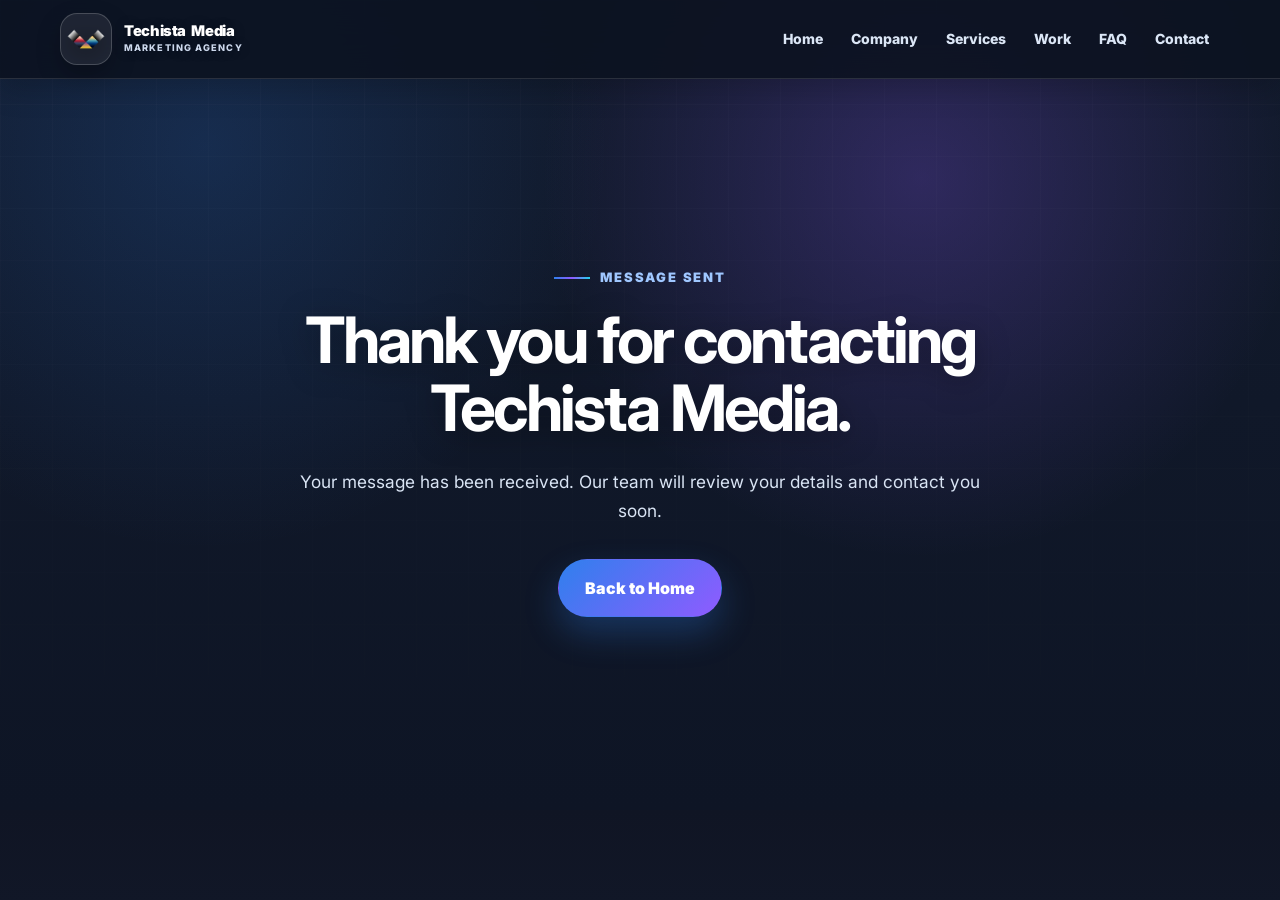
<file: thank-you/index.html>
<!DOCTYPE html>
<html lang="en">
  <head>
    <meta charset="utf-8" />
    <meta name="viewport" content="width=device-width, initial-scale=1.0" />
    <title>Thank You | Techista Media</title>
    <meta name="robots" content="noindex, nofollow" />
    <meta
      name="description"
      content="Thank you for contacting Techista Media. We will get back to you soon."
    />
    <meta property="og:title" content="Thank You | Techista Media" />
    <meta
      property="og:description"
      content="Thank you for contacting Techista Media. We will get back to you soon."
    />
    <meta property="og:type" content="website" />
    <meta
      property="og:image"
      content="https://techistamedia.com/assets/uploaded-logo-preview.png"
    />
    <meta property="og:url" content="https://techistamedia.com/thank-you/" />
    <meta name="twitter:card" content="summary_large_image" />
    <link href="https://fonts.googleapis.com" rel="preconnect" />
    <link crossorigin href="https://fonts.gstatic.com" rel="preconnect" />
    <link
      href="https://fonts.googleapis.com/css2?family=Inter:wght@400;500;600;700;800;900&amp;display=swap"
      rel="stylesheet"
    />
    <link href="../style.css" rel="stylesheet" />
    <link href="../assets/favicon.ico" rel="icon" />
    <link href="../assets/apple-touch-icon.png" rel="apple-touch-icon" />
      <link href="https://fonts.googleapis.com/css2?family=Material+Symbols+Rounded:opsz,wght,FILL,GRAD@24,600,0,0" rel="stylesheet" />
  </head>
  <body>
    <header class="site-header">
      <nav class="navbar container">
        <a aria-label="Techista Media Home" class="brand" href="../">
          <span class="brand-mark"
            ><img alt="Techista Media logo" src="../assets/logo-mark.png"
          /></span>
          <span class="brand-text"
            ><span class="brand-main">Techista Media</span><br /><small
              >Marketing Agency</small
            ></span
          >
        </a>
        <button
          aria-expanded="false"
          aria-label="Open Menu"
          class="menu-toggle"
        >
          <span></span><span></span><span></span>
        </button>
        <div class="nav-menu">
          <a href="../">Home</a><a href="../our-company/">Company</a
          ><a href="../services/">Services</a><a href="../work/">Work</a
          ><a href="../faq/">FAQ</a><a href="../contact/">Contact</a>
        </div>
      </nav>
    </header>
    <main>
      <section class="page-hero thank-you-hero">
        <div class="container reveal">
          <span class="eyebrow">Message Sent</span>
          <h1>Thank you for contacting Techista Media.</h1>
          <p>
            Your message has been received. Our team will review your details
            and contact you soon.
          </p>
          <div class="hero-actions">
            <a class="btn btn-primary" href="../">Back to Home</a>
          </div>
        </div>
      </section>
    </main>
    <script src="../script.js"></script>
  </body>
</html>
</file>
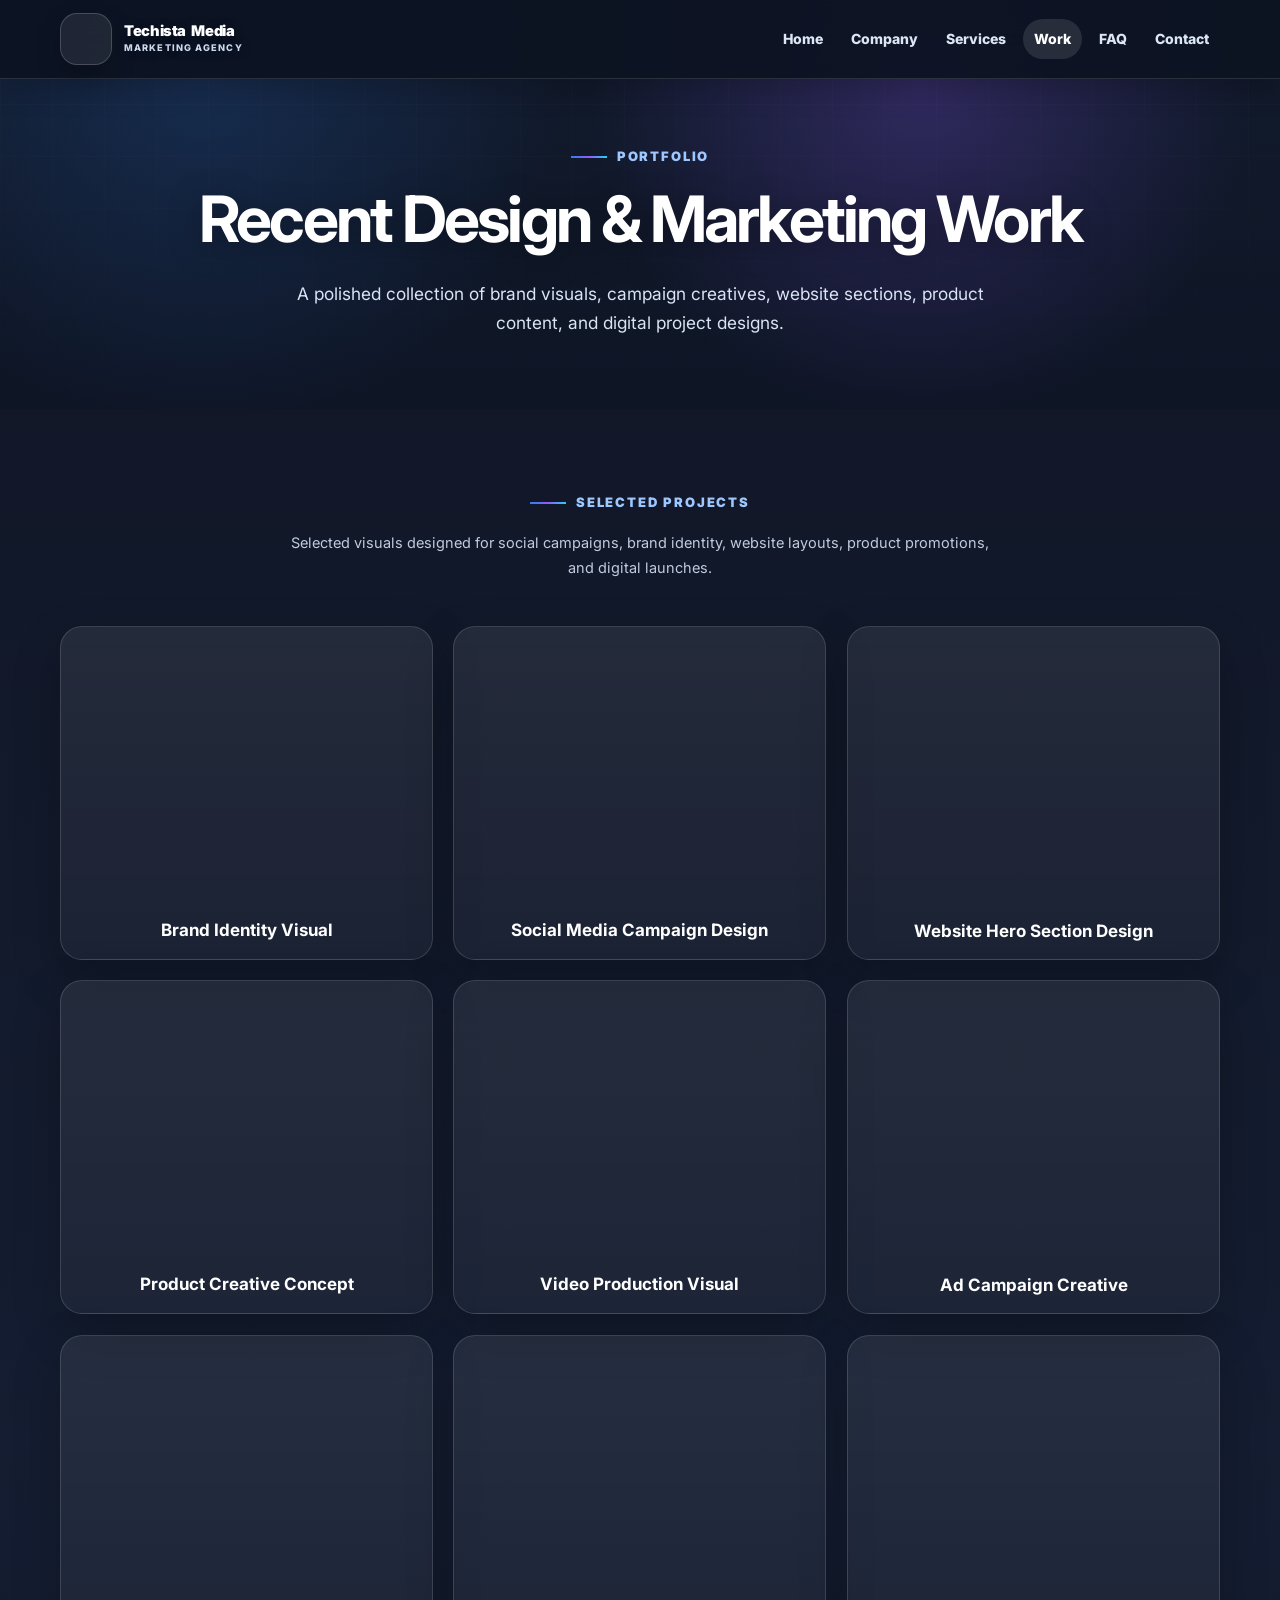
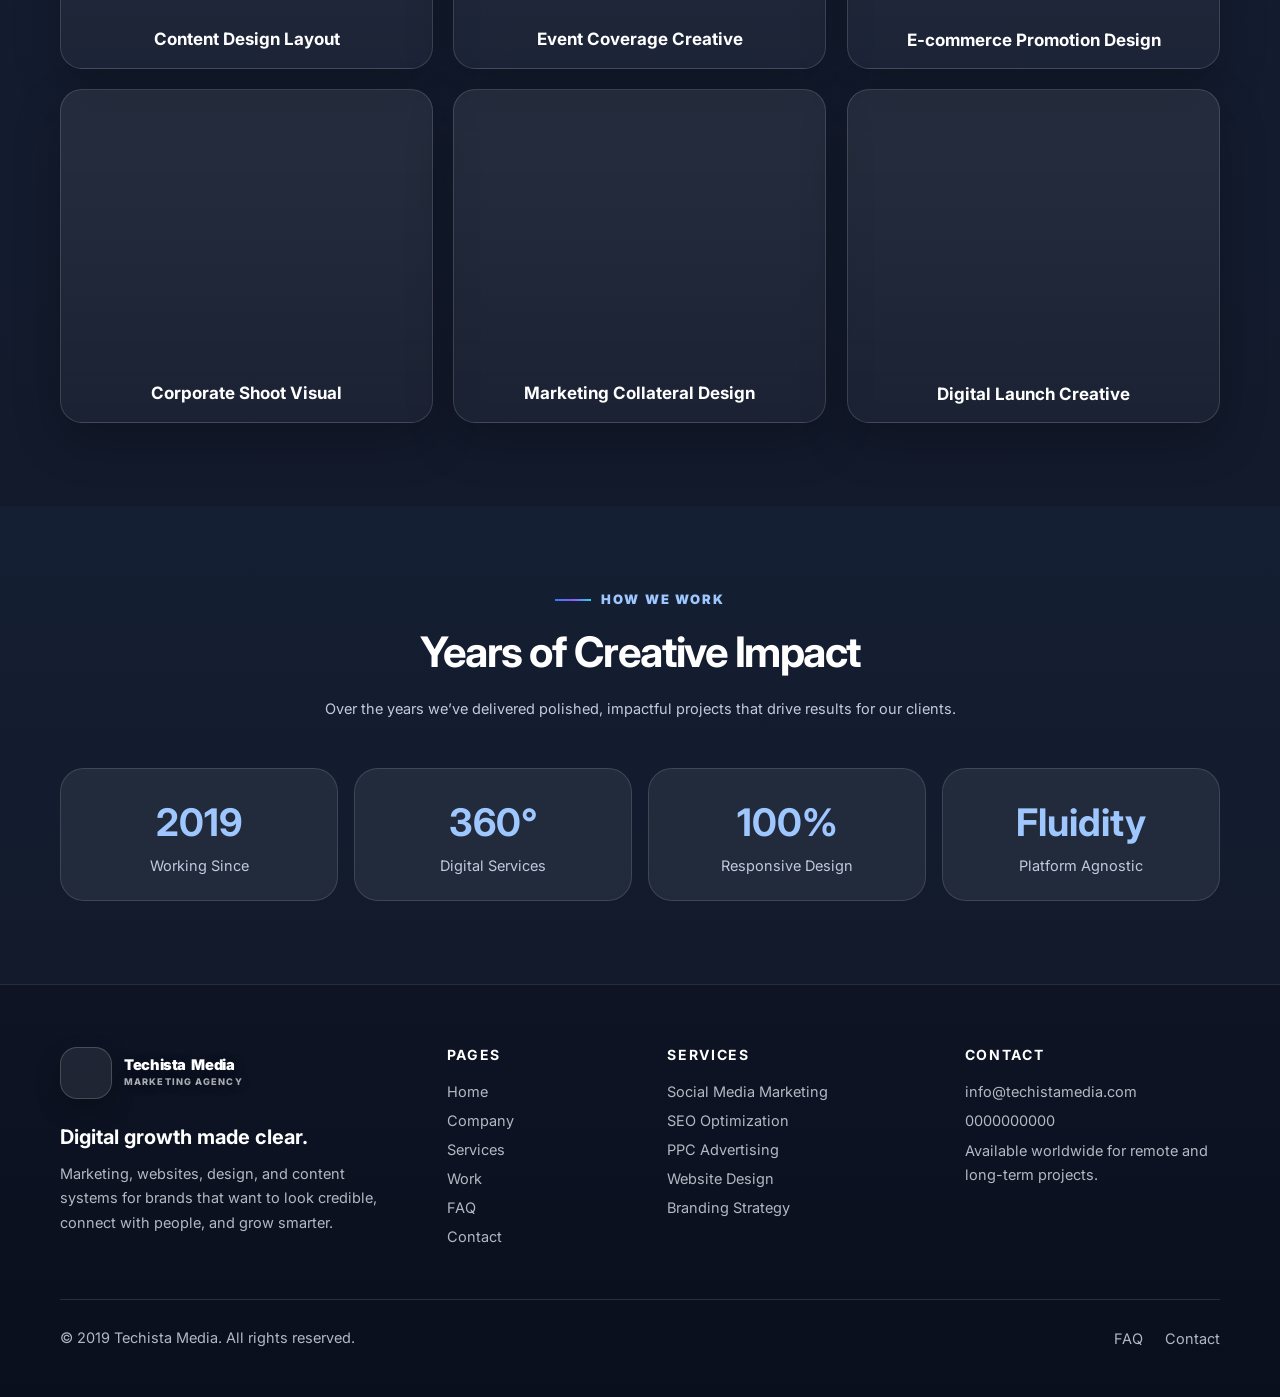
<file: work/index.html>
<!DOCTYPE html>
<html lang="en">
  <head>
    <meta charset="utf-8" />
    <meta content="width=device-width, initial-scale=1.0" name="viewport" />
    <title>Our Work | Techista Media Portfolio</title>
    <meta
      content="View selected Techista Media creative work including brand visuals, campaign creatives, website sections, and digital project designs."
      name="description"
    />
    <link href="https://fonts.googleapis.com" rel="preconnect" />
    <link crossorigin="" href="https://fonts.gstatic.com" rel="preconnect" />
    <link
      href="https://fonts.googleapis.com/css2?family=Inter:wght@400;500;600;700;800;900&amp;display=swap"
      rel="stylesheet"
    />
    <link href="../style.css" rel="stylesheet" />
    <link href="https://techistamedia.com/work/" rel="canonical" />
    <link href="../assets/favicon.ico" rel="icon" />
    <link href="../assets/apple-touch-icon.png" rel="apple-touch-icon" />
    <meta content="Our Work | Techista Media Portfolio" property="og:title" />
    <meta
      content="View selected Techista Media creative work including brand visuals, campaign creatives, website sections, and digital project designs."
      property="og:description"
    />
    <meta content="website" property="og:type" />
    <meta
      content="https://techistamedia.com/assets/uploaded-logo-preview.png"
      property="og:image"
    />
    <meta content="https://techistamedia.com/work/" property="og:url" />
    <meta content="summary_large_image" name="twitter:card" />
      <link href="https://fonts.googleapis.com/css2?family=Material+Symbols+Rounded:opsz,wght,FILL,GRAD@24,600,0,0" rel="stylesheet" />
  </head>
  <body>
    <div class="page-loader">
      <div class="loader-inner">
        <div class="loader-logo">
          <img alt="Techista Media logo" src="../assets/logo-mark.png" />
          <span> TM </span>
        </div>
        <div class="loader-line"></div>
      </div>
    </div>
    <header class="site-header">
      <nav class="navbar container">
        <a aria-label="Techista Media Home" class="brand" href="../">
          <span class="brand-mark">
            <img alt="Techista Media logo" src="../assets/logo-mark.png" />
          </span>
          <span class="brand-text">
            <span class="brand-main"> Techista Media </span>
            <br />
            <small> Marketing Agency </small>
          </span>
        </a>
        <button
          aria-expanded="false"
          aria-label="Open Menu"
          class="menu-toggle"
        >
          <span> </span>
          <span> </span>
          <span> </span>
        </button>
        <div class="nav-menu">
          <a class="" href="../"> Home </a>
          <a class="" href="../our-company/"> Company </a>
          <a class="" href="../services/"> Services </a>
          <a class="active" href="../work/"> Work </a>
          <a class="" href="../faq/"> FAQ </a>
          <a class="" href="../contact/"> Contact </a>
        </div>
      </nav>
    </header>
    <main>
      <section class="page-hero">
        <div class="container reveal">
          <span class="eyebrow"> Portfolio </span>
          <h1>Recent Design &amp; Marketing Work</h1>
          <p>
            A polished collection of brand visuals, campaign creatives, website
            sections, product content, and digital project designs.
          </p>
        </div>
      </section>
      <section class="section-pad work-gallery-section">
        <div class="container">
          <div class="section-head reveal">
            <span class="section-label"> Selected Projects </span>
            <p>
              Selected visuals designed for social campaigns, brand identity,
              website layouts, product promotions, and digital launches.
            </p>
          </div>
          <div class="work-gallery">
            <article class="work-tile reveal">
              <img
                alt="Brand Identity"
                decoding="async"
                loading="lazy"
                src="../assets/work/work-01.jpg"
              />
              <h4>Brand Identity Visual</h4>
            </article>
            <article class="work-tile reveal">
              <img
                alt="Social Media Campaign"
                decoding="async"
                loading="lazy"
                src="../assets/work/work-02.jpg"
              />
              <h4>Social Media Campaign Design</h4>
            </article>
            <article class="work-tile reveal">
              <img
                alt="Website Design"
                decoding="async"
                loading="lazy"
                src="../assets/work/work-03.jpg"
              />
              <h4>Website Hero Section Design</h4>
            </article>
            <article class="work-tile reveal">
              <img
                alt="Product Creative"
                decoding="async"
                loading="lazy"
                src="../assets/work/work-04.jpg"
              />
              <h4>Product Creative Concept</h4>
            </article>
            <article class="work-tile reveal">
              <img
                alt="Video Production"
                decoding="async"
                loading="lazy"
                src="../assets/work/work-05.jpg"
              />
              <h4>Video Production Visual</h4>
            </article>
            <article class="work-tile reveal">
              <img
                alt="Ad Campaign"
                decoding="async"
                loading="lazy"
                src="../assets/work/work-06.jpg"
              />
              <h4>Ad Campaign Creative</h4>
            </article>
            <article class="work-tile reveal">
              <img
                alt="Content Design"
                decoding="async"
                loading="lazy"
                src="../assets/work/work-07.jpg"
              />
              <h4>Content Design Layout</h4>
            </article>
            <article class="work-tile reveal">
              <img
                alt="Event Coverage"
                decoding="async"
                loading="lazy"
                src="../assets/work/work-08.jpg"
              />
              <h4>Event Coverage Creative</h4>
            </article>
            <article class="work-tile reveal">
              <img
                alt="E-commerce Creative"
                decoding="async"
                loading="lazy"
                src="../assets/work/work-09.jpg"
              />
              <h4>E-commerce Promotion Design</h4>
            </article>
            <article class="work-tile reveal">
              <img
                alt="Corporate Shoot"
                decoding="async"
                loading="lazy"
                src="../assets/work/work-10.jpg"
              />
              <h4>Corporate Shoot Visual</h4>
            </article>
            <article class="work-tile reveal">
              <img
                alt="Marketing Collateral"
                decoding="async"
                loading="lazy"
                src="../assets/work/work-11.jpg"
              />
              <h4>Marketing Collateral Design</h4>
            </article>
            <article class="work-tile reveal">
              <img
                alt="Digital Launch"
                decoding="async"
                loading="lazy"
                src="../assets/work/work-12.jpg"
              />
              <h4>Digital Launch Creative</h4>
            </article>
          </div>
        </div>
      </section>
      <section class="process section-pad">
        <div class="container">
          <div class="section-head reveal">
            <span class="section-label"> How We Work </span>
            <h2>Years of Creative Impact</h2>
            <p>
                Over the years we’ve delivered polished, impactful projects that drive results for our clients.
            </p>
          </div>
          <div class="stats-row">
            <div class="stat-box reveal">
              <strong> 2019 </strong>
              <p>Working Since</p>
            </div>
            <div class="stat-box reveal delay-1">
              <strong> 360&deg; </strong>
              <p>Digital Services</p>
            </div>
            <div class="stat-box reveal delay-2">
              <strong> 100% </strong>
              <p>Responsive Design</p>
            </div>
            <div class="stat-box reveal delay-3">
              <strong> Fluidity</strong>
              <p>Platform Agnostic</p>
            </div>
          </div>
        </div>
      </section>
    </main>
    <footer class="footer">
      <div class="container footer-grid">
        <div>
          <a class="brand" href="../">
            <span class="brand-mark">
              <img alt="Techista Media logo" src="../assets/logo-mark.png" />
            </span>
            <span class="brand-text">
              <span class="brand-main"> Techista Media </span>
              <br />
              <small> Marketing Agency </small>
            </span>
          </a>
          <h4>Digital growth made clear.</h4>
          <p>
            Marketing, websites, design, and content systems for brands that
            want to look credible, connect with people, and grow smarter.
          </p>
        </div>
        <div>
          <h5>Pages</h5>
          <a href="../"> Home </a>
          <a href="../our-company/"> Company </a>
          <a href="../services/"> Services </a>
          <a href="../work/"> Work </a>
          <a href="../faq/"> FAQ </a>
          <a href="../contact/"> Contact </a>
        </div>
        <div>
          <h5>Services</h5>
          <a href="../services/"> Social Media Marketing </a>
          <a href="../services/"> SEO Optimization </a>
          <a href="../services/"> PPC Advertising </a>
          <a href="../services/"> Website Design </a>
          <a href="../services/"> Branding Strategy </a>
        </div>
        <div>
          <h5>Contact</h5>
          <a href="mailto:info@techistamedia.com"> info@techistamedia.com </a>
          <a href="tel:0000000000"> 0000000000 </a>
          <p>Available worldwide for remote and long-term projects.</p>
         
        </div>
      </div>
      <div class="container footer-bottom">
        <p>&copy; 2019 Techista Media. All rights reserved.</p>
        <div>
          <a href="../faq/"> FAQ </a>
          <a href="../contact/"> Contact </a>
        </div>
      </div>
    </footer>
    <script src="../script.js"></script>
  </body>
</html>
</file>
<file: style.css>
:root {
  --bg: #f7f9ff;
  --bg2: #eef3fb;
  --dark: #111827;
  --dark2: #1f2937;
  --card: #ffffff;
  --text: #111827;
  --muted: #5d6678;
  --line: rgba(17, 24, 39, 0.12);
  --accent: #3b82f6;
  --accent2: #8b5cf6;
  --accent3: #06b6d4;
  --shadow: 0 20px 55px rgba(30, 41, 59, 0.1);
}
* {
  box-sizing: border-box;
  margin: 0;
  padding: 0;
}
html {
  scroll-behavior: smooth;
}
body {
  font-family: Inter, system-ui, -apple-system, Segoe UI, sans-serif;
  background: var(--bg);
  color: var(--text);
  line-height: 1.65;
  overflow-x: hidden;
}
body.loaded .page-loader {
  opacity: 0;
  visibility: hidden;
}
a {
  color: inherit;
  text-decoration: none;
}
img {
  width: 100%;
  display: block;
}
.container {
  width: min(1180px, 92%);
  margin: auto;
}
.section-pad {
  padding: 110px 0;
}
.section-pad-sm {
  padding: 70px 0;
}
.site-header {
  position: fixed;
  top: 0;
  left: 0;
  width: 100%;
  z-index: 50;
  background: rgba(7, 8, 12, 0.72);
  border-bottom: 1px solid var(--line);
  backdrop-filter: blur(18px);
}
.navbar {
  height: 86px;
  display: flex;
  align-items: center;
  justify-content: space-between;
}
.brand {
  display: flex;
  align-items: center;
  gap: 13px;
}
.brand-mark {
  display: grid;
  place-items: center;
  width: 58px;
  height: 58px;
  border-radius: 18px;
  background: linear-gradient(135deg, var(--accent), var(--accent2));
  font-weight: 900;
  font-size: 23px;
  letter-spacing: -0.06em;
  color: var(--text);
}
.brand-text {
  font-weight: 900;
  line-height: 1.05;
  letter-spacing: -0.03em;
}
.nav-menu {
  display: flex;
  align-items: center;
  gap: 8px;
}
.nav-menu a {
  color: var(--muted);
  font-weight: 800;
  padding: 10px 14px;
  border-radius: 999px;
  transition: 0.25s;
}
.nav-menu a:hover,
.nav-menu a.active {
  color: var(--text);
  background: rgba(255, 255, 255, 0.09);
}
.menu-toggle {
  display: none;
  background: transparent;
  border: 0;
  width: 42px;
}
.menu-toggle span {
  display: block;
  height: 3px;
  background: #fff;
  margin: 7px 0;
  border-radius: 10px;
}
.page-loader {
  position: fixed;
  inset: 0;
  z-index: 100;
  background: #05060a;
  display: grid;
  place-items: center;
  transition: 0.45s;
}
.loader-inner {
  display: grid;
  place-items: center;
  gap: 16px;
}
.loader-logo {
  width: 78px;
  height: 78px;
  border-radius: 25px;
  background: linear-gradient(135deg, var(--accent), var(--accent2));
  display: grid;
  place-items: center;
  font-weight: 900;
  font-size: 30px;
  animation: pulse 1.2s infinite alternate;
}
.loader-line {
  width: 170px;
  height: 5px;
  border-radius: 99px;
  background: rgba(255, 255, 255, 0.1);
  overflow: hidden;
}
.loader-line:after {
  content: "";
  display: block;
  width: 45%;
  height: 100%;
  border-radius: inherit;
  background: linear-gradient(90deg, var(--accent), var(--accent2));
  animation: load 1.15s infinite;
}
@keyframes pulse {
  to {
    transform: scale(1.07);
  }
}
@keyframes load {
  0% {
    transform: translateX(-110%);
  }
  100% {
    transform: translateX(260%);
  }
}
.hero,
.page-hero {
  position: relative;
  overflow: hidden;
  background: radial-gradient(
      circle at 75% 20%,
      rgba(59, 130, 246, 0.22),
      transparent 35%
    ),
    linear-gradient(180deg, #0b0d14 0%, #07080c 100%);
}
.hero:before,
.page-hero:before {
  content: "";
  position: absolute;
  inset: 0;
  background-image: linear-gradient(
      rgba(255, 255, 255, 0.035) 1px,
      transparent 1px
    ),
    linear-gradient(90deg, rgba(255, 255, 255, 0.035) 1px, transparent 1px);
  background-size: 52px 52px;
  mask-image: linear-gradient(to bottom, #000, transparent);
}
.hero {
  min-height: 100vh;
  padding-top: 170px;
}
.page-hero {
  padding: 160px 0 92px;
  text-align: center;
}
.hero-grid {
  position: relative;
  display: grid;
  grid-template-columns: 1fr 1.05fr;
  gap: 58px;
  align-items: center;
}
.eyebrow,
.section-label {
  display: inline-flex;
  align-items: center;
  gap: 10px;
  color: var(--accent2);
  font-weight: 900;
  text-transform: uppercase;
  font-size: 13px;
  letter-spacing: 0.14em;
  margin-bottom: 18px;
}
.eyebrow:before,
.section-label:before {
  content: "";
  width: 36px;
  height: 2px;
  background: linear-gradient(90deg, var(--accent), var(--accent2));
}
h1 {
  font-size: clamp(44px, 7vw, 82px);
  line-height: 0.98;
  letter-spacing: -0.06em;
  margin-bottom: 26px;
}
h2 {
  font-size: clamp(34px, 4vw, 58px);
  line-height: 1.08;
  letter-spacing: -0.04em;
  margin-bottom: 22px;
}
h3 {
  font-size: clamp(26px, 3vw, 40px);
  line-height: 1.12;
}
p {
  color: var(--muted);
  font-size: 17px;
}
.hero-content p {
  max-width: 650px;
  font-size: 19px;
}
.hero-actions {
  display: flex;
  gap: 16px;
  flex-wrap: wrap;
  margin-top: 34px;
}
.btn {
  display: inline-flex;
  align-items: center;
  justify-content: center;
  border-radius: 999px;
  padding: 15px 26px;
  font-weight: 900;
  border: 1px solid transparent;
  transition: 0.28s;
}
.btn-primary {
  background: linear-gradient(135deg, var(--accent), var(--accent2));
  box-shadow: 0 16px 35px rgba(59, 130, 246, 0.22);
}
.btn-primary:hover {
  filter: brightness(1.04);
  transform: translateY(-3px);
  box-shadow: 0 18px 38px rgba(59, 130, 246, 0.2);
}
.btn-ghost {
  border-color: var(--line);
  background: rgba(255, 255, 255, 0.75);
  color: var(--dark);
}
.btn-ghost:hover {
  border-color: var(--accent2);
  color: var(--accent2);
}
.hero-card,
.image-frame {
  position: relative;
  border: 1px solid var(--line);
  border-radius: 34px;
  overflow: hidden;
  background: rgba(255, 255, 255, 0.05);
  box-shadow: var(--shadow);
  padding: 12px;
}
.hero-card img,
.image-frame img {
  border-radius: 24px;
  aspect-ratio: 16/10;
  object-fit: cover;
}
.floating-stat {
  position: absolute;
  background: rgba(255, 255, 255, 0.88);
  border: 1px solid var(--line);
  backdrop-filter: blur(14px);
  padding: 14px 18px;
  border-radius: 18px;
}
.floating-stat strong {
  display: block;
  font-size: 30px;
}
.floating-stat span {
  color: var(--muted);
  font-size: 13px;
}
.stat-one {
  left: -18px;
  bottom: 40px;
}
.stat-two {
  right: 24px;
  top: 26px;
}
.cards-3,
.service-grid,
.portfolio-grid,
.process-grid {
  display: grid;
  grid-template-columns: repeat(3, 1fr);
  gap: 24px;
}
.info-card,
.service-card,
.portfolio-card,
.success-card,
.contact-form,
.newsletter-box,
.value-card,
.team-card,
.process-card {
  background: linear-gradient(
    180deg,
    rgba(255, 255, 255, 0.075),
    rgba(255, 255, 255, 0.03)
  );
  border: 1px solid var(--line);
  border-radius: 28px;
  box-shadow: var(--shadow);
  transition: 0.28s;
}
.info-card,
.value-card,
.team-card,
.process-card {
  padding: 30px;
  min-height: 250px;
}
.info-card:hover,
.service-card:hover,
.portfolio-card:hover,
.success-card:hover,
.value-card:hover,
.process-card:hover {
  transform: translateY(-8px);
  border-color: rgba(139, 92, 246, 0.45);
}
.icon-circle {
  width: 78px;
  height: 78px;
  border-radius: 22px;
  overflow: hidden;
  background: linear-gradient(135deg, var(--accent), var(--accent2));
  margin-bottom: 24px;
  display: grid;
  place-items: center;
  font-size: 34px;
}
.why,
.clients,
.contact,
.split-section,
.process {
  background: var(--bg2);
}
.why-grid,
.clients-grid,
.contact-grid,
.split-grid {
  display: grid;
  grid-template-columns: 1fr 1fr;
  gap: 58px;
  align-items: center;
}
.mini-cta,
.map-card {
  margin-top: 30px;
  padding: 28px;
  border-radius: 24px;
  background: #ffffff;
  border: 1px solid var(--line);
}
.mini-cta h5 {
  font-size: 22px;
  margin-bottom: 18px;
}
.section-head {
  text-align: center;
  max-width: 820px;
  margin: 0 auto 52px;
}
.service-card {
  padding: 34px;
  min-height: 420px;
  display: flex;
  flex-direction: column;
}
.service-card .service-icon {
  width: 70px;
  height: 70px;
  border-radius: 22px;
  background: linear-gradient(
    135deg,
    rgba(59, 130, 246, 0.24),
    rgba(139, 92, 246, 0.16)
  );
  display: grid;
  place-items: center;
  font-size: 34px;
  margin-bottom: 24px;
}
.service-card h4 {
  font-size: 24px;
  line-height: 1.18;
  margin-bottom: 12px;
}
.service-card p {
  margin-bottom: 18px;
}
.service-card ul {
  margin: 0 0 22px 18px;
  color: var(--muted);
}
.service-card li {
  margin: 6px 0;
}
.service-card a {
  margin-top: auto;
  color: var(--accent2);
  font-weight: 900;
}
.services-large .service-card {
  min-height: 455px;
}
.custom-strip {
  margin-top: 34px;
  padding: 28px 32px;
  border-radius: 24px;
  border: 1px solid rgba(139, 92, 246, 0.35);
  background: linear-gradient(
    90deg,
    rgba(59, 130, 246, 0.14),
    rgba(139, 92, 246, 0.08)
  );
  display: flex;
  align-items: center;
  justify-content: space-between;
  gap: 22px;
}
.custom-strip a {
  color: var(--accent2);
  font-weight: 900;
}
.success-grid {
  display: grid;
  grid-template-columns: 1fr 1fr;
  gap: 22px;
}
.success-card {
  padding: 28px;
}
.stats-row {
  display: grid;
  grid-template-columns: repeat(4, 1fr);
  gap: 18px;
  margin-top: 36px;
}
.stat-box {
  padding: 28px;
  border-radius: 24px;
  background: #ffffff;
  border: 1px solid var(--line);
  text-align: center;
}
.stat-box strong {
  display: block;
  font-size: 36px;
  color: var(--accent2);
}
.portfolio-card {
  overflow: hidden;
}
.portfolio-card img {
  height: 250px;
  object-fit: cover;
}
.portfolio-card div {
  padding: 26px;
}
.portfolio-card h4,
.info-card h4,
.success-card h4,
.value-card h4,
.process-card h4 {
  font-size: 22px;
  line-height: 1.2;
  margin-bottom: 10px;
}
.tag-row {
  display: flex;
  flex-wrap: wrap;
  gap: 8px;
  margin-top: 16px;
}
.tag-row span {
  font-size: 12px;
  font-weight: 800;
  color: var(--text);
  background: rgba(255, 255, 255, 0.09);
  padding: 7px 10px;
  border-radius: 999px;
}
.newsletter-box {
  display: flex;
  align-items: center;
  justify-content: space-between;
  gap: 30px;
  padding: 42px;
  background: linear-gradient(
    135deg,
    rgba(59, 130, 246, 0.18),
    rgba(139, 92, 246, 0.1)
  );
}
.newsletter-form {
  display: flex;
  gap: 12px;
  min-width: min(460px, 100%);
}
input,
textarea {
  width: 100%;
  background: #ffffff;
  border: 1px solid var(--line);
  color: var(--text);
  border-radius: 16px;
  padding: 16px 18px;
  font: inherit;
  outline: none;
}
input:focus,
textarea:focus {
  border-color: var(--accent2);
}
.newsletter-form button,
.contact-form button {
  border: 0;
  border-radius: 16px;
  background: linear-gradient(135deg, var(--accent), var(--accent2));
  color: var(--text);
  font-weight: 900;
  padding: 0 24px;
  cursor: pointer;
}
.contact-form {
  padding: 34px;
  display: grid;
  gap: 16px;
}
.accordion {
  border: 1px solid var(--line);
  border-radius: 24px;
  overflow: hidden;
  background: #ffffff;
}
.accordion-btn {
  width: 100%;
  display: flex;
  justify-content: space-between;
  align-items: center;
  background: transparent;
  color: var(--text);
  border: 0;
  border-bottom: 1px solid var(--line);
  padding: 22px 24px;
  font-size: 18px;
  font-weight: 900;
  text-align: left;
  cursor: pointer;
}
.accordion-panel {
  max-height: 0;
  overflow: hidden;
  transition: max-height 0.28s ease;
}
.accordion-panel p {
  padding: 0 24px 22px;
}
.accordion-btn.active span {
  transform: rotate(45deg);
}
.footer {
  padding: 70px 0 22px;
  background: #111827;
  border-top: 1px solid var(--line);
}
.footer-grid {
  display: grid;
  grid-template-columns: 1.4fr 1fr 1fr 1fr;
  gap: 40px;
}
.footer h4 {
  font-size: 22px;
  margin: 22px 0 12px;
}
.footer h5 {
  font-size: 16px;
  margin-bottom: 16px;
}
.footer a {
  display: block;
  color: var(--muted);
  margin: 8px 0;
}
.footer a:hover {
  color: var(--accent2);
}
.socials {
  display: flex;
  gap: 10px;
}
.socials a {
  display: grid;
  place-items: center;
  width: 38px;
  height: 38px;
  border-radius: 50%;
  background: rgba(255, 255, 255, 0.1);
  color: var(--text);
  margin: 0;
}
.footer-bottom {
  border-top: 1px solid var(--line);
  margin-top: 44px;
  padding-top: 22px;
  display: flex;
  justify-content: space-between;
  gap: 18px;
}
.footer-bottom div {
  display: flex;
  gap: 22px;
}
.reveal {
  opacity: 0;
  transform: translateY(32px);
  transition: opacity 0.8s ease, transform 0.8s ease;
}
.reveal.show {
  opacity: 1;
  transform: none;
}
.delay-1 {
  transition-delay: 0.12s;
}
.delay-2 {
  transition-delay: 0.22s;
}
.delay-3 {
  transition-delay: 0.32s;
}
@media (max-width: 980px) {
  .menu-toggle {
    display: block;
  }
  .nav-menu {
    position: absolute;
    left: 4%;
    right: 4%;
    top: 92px;
    display: grid;
    background: #ffffff;
    border: 1px solid var(--line);
    border-radius: 22px;
    overflow: hidden;
    transform: translateY(-18px);
    opacity: 0;
    pointer-events: none;
    transition: 0.28s;
  }
  .nav-menu.open {
    transform: none;
    opacity: 1;
    pointer-events: auto;
  }
  .nav-menu a {
    padding: 16px 20px;
    border-bottom: 1px solid var(--line);
    border-radius: 0;
  }
  .hero-grid,
  .why-grid,
  .clients-grid,
  .contact-grid,
  .split-grid {
    grid-template-columns: 1fr;
  }
  .cards-3,
  .service-grid,
  .portfolio-grid,
  .process-grid,
  .footer-grid,
  .stats-row {
    grid-template-columns: 1fr 1fr;
  }
  .hero {
    padding-top: 140px;
  }
  .section-pad {
    padding: 90px 0;
  }
}
@media (max-width: 640px) {
  .navbar {
    height: 74px;
  }
  .brand-mark {
    width: 50px;
    height: 50px;
    font-size: 20px;
  }
  .brand-text {
    font-size: 14px;
  }
  .page-hero {
    padding: 132px 0 70px;
  }
  .hero {
    padding-top: 130px;
  }
  .section-pad {
    padding: 76px 0;
  }
  .cards-3,
  .service-grid,
  .portfolio-grid,
  .process-grid,
  .success-grid,
  .footer-grid,
  .stats-row {
    grid-template-columns: 1fr;
  }
  .newsletter-box,
  .custom-strip,
  .footer-bottom,
  .newsletter-form {
    display: grid;
    align-items: stretch;
  }
  .newsletter-form button {
    padding: 15px 20px;
  }
  .hero-actions .btn {
    width: 100%;
  }
  h1 {
    font-size: 43px;
  }
  .floating-stat {
    position: static;
    margin: 12px 0 0;
  }
  .hero-card {
    display: grid;
  }
  .service-card,
  .services-large .service-card {
    min-height: auto;
  }
  .portfolio-card img {
    height: 210px;
  }
  .footer-bottom div {
    display: block;
  }
}

.brand {
  gap: 12px;
  min-width: 0;
}
.brand-mark {
  background: #fff;
  border: 1px solid rgba(59, 130, 246, 0.16);
  box-shadow: 0 8px 24px rgba(59, 130, 246, 0.12);
  overflow: hidden;
}
.brand-mark img {
  width: 82%;
  height: 82%;
  object-fit: contain;
}
.brand-text {
  line-height: 1.05;
  color: var(--dark);
  letter-spacing: -0.02em;
}
.brand-text small {
  font-size: 12px;
  font-weight: 800;
  letter-spacing: 0.08em;
  text-transform: uppercase;
  color: var(--muted);
}
.footer .brand-text {
  color: #fff;
}
.footer .brand-text small {
  color: rgba(255, 255, 255, 0.65);
}
.footer p,
.footer a {
  color: rgba(255, 255, 255, 0.72);
}
.footer h4,
.footer h5,
.footer-bottom p,
.footer-bottom a {
  color: #fff;
}
.footer .brand-mark {
  border-color: rgba(255, 255, 255, 0.18);
}
.site-header {
  box-shadow: 0 10px 35px rgba(30, 41, 59, 0.06);
}
.nav-menu a {
  color: var(--dark2);
}
.nav-menu a.active,
.nav-menu a:hover {
  background: linear-gradient(135deg, var(--accent), var(--accent2));
  color: #fff;
}
.menu-toggle span {
  background: var(--dark);
}
h1,
h2,
h3,
h4,
h5 {
  color: var(--dark);
}
.footer h4,
.footer h5 {
  color: #fff;
}
.eyebrow,
.section-label,
.service-card a,
.custom-strip a,
.footer a:hover {
  color: var(--accent2);
}
.floating-stat strong,
.stat-box strong {
  color: var(--accent2);
}
.info-card,
.service-card,
.portfolio-card,
.success-card,
.contact-form,
.newsletter-box,
.value-card,
.team-card,
.process-card,
.hero-card,
.image-frame {
  background: rgba(255, 255, 255, 0.86);
  backdrop-filter: blur(10px);
  border-color: rgba(17, 24, 39, 0.1);
}
.mini-cta,
.map-card,
.stat-box {
  background: #fff;
}
.tag-row span {
  background: rgba(59, 130, 246, 0.1);
  color: var(--accent);
}
.floating-stat {
  color: var(--dark);
}
.page-loader {
  background: #ffffff;
}
.loader-logo {
  width: 74px;
  height: 74px;
  border-radius: 24px;
  background: #fff;
  box-shadow: 0 16px 40px rgba(59, 130, 246, 0.16);
  display: grid;
  place-items: center;
  position: relative;
  border: 1px solid rgba(59, 130, 246, 0.14);
}
.loader-logo img {
  width: 68%;
  height: 68%;
  object-fit: contain;
}
.loader-logo span {
  position: absolute;
  right: 9px;
  bottom: 7px;
  font-size: 11px;
  font-weight: 900;
  color: var(--accent2);
}
.loader-line {
  background: rgba(59, 130, 246, 0.1);
}
.loader-line:after {
  background: linear-gradient(90deg, var(--accent), var(--accent2));
}
.reveal {
  transform: translateY(22px);
  transition: opacity 0.55s ease, transform 0.55s ease;
}
.delay-1 {
  transition-delay: 0.07s;
}
.delay-2 {
  transition-delay: 0.12s;
}
.delay-3 {
  transition-delay: 0.17s;
}
html {
  scroll-behavior: smooth;
}
img {
  content-visibility: auto;
}
.section-pad {
  content-visibility: auto;
  contain-intrinsic-size: 1px 900px;
}
.hero.section-pad,
.page-hero {
  content-visibility: visible;
  contain-intrinsic-size: auto;
}
@media (prefers-reduced-motion: reduce) {
  *,
  *::before,
  *::after {
    animation-duration: 0.001ms !important;
    animation-iteration-count: 1 !important;
    transition-duration: 0.001ms !important;
    scroll-behavior: auto !important;
  }
  .reveal {
    opacity: 1 !important;
    transform: none !important;
  }
  .page-loader {
    display: none !important;
  }
}
@media (max-width: 640px) {
  .brand-text {
    font-size: 13px;
  }
  .brand-text small {
    font-size: 10px;
  }
  .nav-menu {
    top: 82px;
  }
  .section-head {
    text-align: left;
  }
  .hero-content p {
    font-size: 17px;
  }
}

:root {
  --bg: #101726;
  --bg2: #151f33;
  --dark: #f8fbff;
  --dark2: #dce7ff;
  --card: #18243a;
  --text: #f8fbff;
  --muted: #b8c4d8;
  --line: rgba(255, 255, 255, 0.13);
  --accent: #2f80ed;
  --accent2: #8f5bff;
  --accent3: #22d3ee;
  --shadow: 0 18px 48px rgba(0, 0, 0, 0.24);
}
body {
  background: radial-gradient(
      circle at 12% 4%,
      rgba(47, 128, 237, 0.14),
      transparent 28%
    ),
    linear-gradient(180deg, #101726 0%, #121a2b 45%, #101726 100%);
  color: var(--text);
}
.site-header {
  background: rgba(13, 19, 33, 0.88);
  border-bottom: 1px solid rgba(255, 255, 255, 0.12);
  box-shadow: 0 10px 30px rgba(0, 0, 0, 0.2);
}
.navbar {
  height: 82px;
}
.brand {
  min-width: max-content;
}
.brand-mark {
  width: 58px;
  height: 58px;
  padding: 5px;
  border-radius: 17px;
  background: rgba(255, 255, 255, 0.08);
  border: 1px solid rgba(255, 255, 255, 0.18);
  box-shadow: 0 10px 24px rgba(0, 0, 0, 0.22);
  overflow: hidden;
}
.brand-mark img {
  width: 100%;
  height: 100%;
  object-fit: contain;
  filter: drop-shadow(0 4px 10px rgba(0, 0, 0, 0.35));
}
.brand-text {
  color: #fff;
  text-shadow: 0 1px 12px rgba(0, 0, 0, 0.28);
  font-size: 17px;
}
.brand-text small {
  color: #ccd8ec;
  font-size: 11px;
  letter-spacing: 0.12em;
  text-transform: uppercase;
}
.nav-menu a {
  color: #dbe6f6;
}
.nav-menu a:hover,
.nav-menu a.active {
  color: #fff;
  background: rgba(255, 255, 255, 0.11);
}
.menu-toggle span {
  background: #fff;
}
.hero,
.page-hero {
  background: radial-gradient(
      circle at 72% 22%,
      rgba(143, 91, 255, 0.24),
      transparent 34%
    ),
    radial-gradient(
      circle at 16% 18%,
      rgba(47, 128, 237, 0.18),
      transparent 32%
    ),
    linear-gradient(180deg, #121b2d 0%, #0e1525 100%);
}
.hero:before,
.page-hero:before {
  opacity: 0.55;
}
.hero-content,
.page-hero .container,
.hero-grid {
  z-index: 2;
}
.hero-content h1,
.page-hero h1,
h1 {
  color: #fff;
  text-shadow: 0 6px 32px rgba(0, 0, 0, 0.36);
}
.hero-content p,
.page-hero p {
  color: #d9e4f4;
}
.eyebrow,
.section-label {
  color: #9fc7ff;
}
.section-label:before,
.eyebrow:before {
  background: linear-gradient(90deg, #2f80ed, #8f5bff, #22d3ee);
}
h2,
h3,
h4,
h5 {
  color: #fff;
}
p {
  color: var(--muted);
}
.btn-primary {
  color: #fff;
  background: linear-gradient(135deg, #2f80ed, #8f5bff);
  box-shadow: 0 16px 34px rgba(47, 128, 237, 0.28);
}
.btn-ghost {
  color: #f8fbff;
  background: rgba(255, 255, 255, 0.07);
  border-color: rgba(255, 255, 255, 0.2);
}
.btn-ghost:hover {
  background: rgba(255, 255, 255, 0.11);
  color: #fff;
  border-color: #8f5bff;
}
.info-card,
.service-card,
.portfolio-card,
.success-card,
.contact-form,
.newsletter-box,
.value-card,
.team-card,
.process-card {
  background: linear-gradient(
    180deg,
    rgba(255, 255, 255, 0.08),
    rgba(255, 255, 255, 0.045)
  );
  border-color: rgba(255, 255, 255, 0.13);
  box-shadow: var(--shadow);
}
.why,
.clients,
.contact,
.split-section,
.process {
  background: linear-gradient(180deg, #151f33 0%, #121a2b 100%);
}
.mini-cta,
.map-card,
.stat-box,
.accordion {
  background: rgba(255, 255, 255, 0.065);
  border-color: rgba(255, 255, 255, 0.13);
}
.floating-stat {
  background: rgba(16, 23, 38, 0.88);
  border-color: rgba(255, 255, 255, 0.16);
  color: #fff;
}
.floating-stat strong,
.stat-box strong {
  color: #9fc7ff;
}
.service-card .service-icon {
  background: linear-gradient(
    135deg,
    rgba(47, 128, 237, 0.22),
    rgba(143, 91, 255, 0.18)
  );
  border: 1px solid rgba(255, 255, 255, 0.1);
}
.service-card a,
.custom-strip a,
.footer a:hover {
  color: #9fc7ff;
}
.custom-strip,
.newsletter-box {
  background: linear-gradient(
    135deg,
    rgba(47, 128, 237, 0.14),
    rgba(143, 91, 255, 0.11)
  );
  border-color: rgba(143, 91, 255, 0.27);
}
.tag-row span {
  background: rgba(255, 255, 255, 0.1);
  color: #eaf1ff;
}
.footer {
  background: #0d1422;
  border-top: 1px solid rgba(255, 255, 255, 0.12);
}
.footer a {
  color: #b8c4d8;
}
.footer-bottom {
  border-top-color: rgba(255, 255, 255, 0.12);
}
input,
textarea {
  background: rgba(255, 255, 255, 0.08);
  border-color: rgba(255, 255, 255, 0.16);
  color: #fff;
}
input::placeholder,
textarea::placeholder {
  color: #aab7cc;
}
.newsletter-form button,
.contact-form button {
  color: #fff;
}
.accordion-btn {
  color: #fff;
}
.accordion-panel p {
  color: #c1cce0;
}
.image-frame,
.hero-card {
  border-color: rgba(255, 255, 255, 0.14);
  background: rgba(255, 255, 255, 0.04);
}
.page-loader {
  background: #101726;
}
.loader-logo {
  background: rgba(255, 255, 255, 0.07);
  border: 1px solid rgba(255, 255, 255, 0.16);
  background-image: url("assets/logo-mark.png");
  background-size: 70%;
  background-repeat: no-repeat;
  background-position: center;
  font-size: 0;
}
.loader-line {
  background: rgba(255, 255, 255, 0.12);
}
.reveal {
  transition: opacity 0.55s ease, transform 0.55s ease;
  will-change: opacity, transform;
}
.info-card:hover,
.service-card:hover,
.portfolio-card:hover,
.success-card:hover,
.value-card:hover,
.process-card:hover {
  transform: translateY(-5px);
}
@media (max-width: 900px) {
  .nav-menu {
    background: rgba(13, 19, 33, 0.96);
    border: 1px solid rgba(255, 255, 255, 0.12);
    box-shadow: 0 24px 50px rgba(0, 0, 0, 0.32);
  }
  .nav-menu a {
    color: #eef5ff;
  }
  .brand-text {
    font-size: 15px;
  }
  .brand-mark {
    width: 52px;
    height: 52px;
  }
  .hero {
    padding-top: 145px;
  }
  .hero-content h1 {
    font-size: clamp(38px, 11vw, 58px);
    line-height: 1.03;
  }
  .hero-content p {
    font-size: 17px;
  }
  .floating-stat {
    position: relative;
    left: auto;
    right: auto;
    top: auto;
    bottom: auto;
    margin-top: 12px;
  }
  .stat-one,
  .stat-two {
    left: auto;
    right: auto;
    top: auto;
    bottom: auto;
  }
}
@media (prefers-reduced-motion: reduce) {
  .reveal,
  .btn,
  .info-card,
  .service-card,
  .portfolio-card,
  .success-card,
  .value-card,
  .process-card {
    transition: none !important;
    animation: none !important;
  }
}

:root {
  --bg: #101524;
  --bg2: #141d31;
  --card: #172238;
  --text: #f8fbff;
  --muted: #c0cbe0;
  --line: rgba(255, 255, 255, 0.14);
  --accent: #3b82f6;
  --accent2: #8b5cf6;
  --accent3: #22d3ee;
}
body {
  background: linear-gradient(180deg, #101524 0%, #141d31 48%, #101524 100%);
}
.container {
  width: min(1220px, 92vw);
}
.section-pad {
  content-visibility: visible !important;
  contain-intrinsic-size: auto !important;
  padding: clamp(76px, 8vw, 118px) 0;
}
.page-hero {
  padding: clamp(128px, 16vw, 178px) 0 clamp(70px, 9vw, 104px);
}
.hero {
  min-height: auto;
  padding: clamp(136px, 15vw, 178px) 0 clamp(70px, 8vw, 110px);
}
h1 {
  font-size: clamp(42px, 7vw, 86px);
  line-height: 1;
  letter-spacing: -0.055em;
}
h2 {
  font-size: clamp(30px, 4.6vw, 58px);
}
p {
  font-size: clamp(16px, 1.35vw, 18px);
}
.site-header {
  background: rgba(13, 19, 33, 0.92);
}
.navbar {
  height: clamp(74px, 8vw, 86px);
}
.brand {
  gap: 12px;
  min-width: 0;
  flex-shrink: 0;
}
.brand-mark {
  width: clamp(48px, 5vw, 58px);
  height: clamp(48px, 5vw, 58px);
}
.brand-text {
  font-size: clamp(14px, 1.5vw, 17px);
  white-space: nowrap;
  letter-spacing: -0.025em;
}
.brand-main {
  word-spacing: 0.18em;
}
.brand-text small {
  font-size: clamp(9px, 0.9vw, 11px);
  letter-spacing: 0.14em;
}
.nav-menu {
  gap: 6px;
}
.nav-menu a {
  padding: 9px 12px;
}
.hero-grid,
.split-grid,
.why-grid,
.contact-grid {
  gap: clamp(28px, 5vw, 60px);
}
.about-card {
  max-width: 960px;
  margin: auto;
  padding: clamp(28px, 5vw, 58px);
  border: 1px solid var(--line);
  border-radius: 34px;
  background: linear-gradient(
    180deg,
    rgba(255, 255, 255, 0.09),
    rgba(255, 255, 255, 0.045)
  );
  box-shadow: var(--shadow);
  text-align: center;
}
.about-card h2 {
  text-transform: uppercase;
}
.about-card p {
  max-width: 820px;
  margin: 0 auto 14px;
  color: #e4ecfa;
  font-weight: 500;
}
.mv-grid {
  display: grid;
  grid-template-columns: 1fr 1fr;
  gap: 24px;
}
.mv-card {
  position: relative;
  padding: clamp(28px, 4vw, 44px);
  border: 1px solid var(--line);
  border-radius: 30px;
  background: linear-gradient(
    180deg,
    rgba(255, 255, 255, 0.08),
    rgba(255, 255, 255, 0.04)
  );
  box-shadow: var(--shadow);
  min-height: 330px;
}
.mv-card span {
  display: inline-grid;
  place-items: center;
  width: 46px;
  height: 46px;
  border-radius: 14px;
  margin-bottom: 22px;
  color: #fff;
  background: linear-gradient(135deg, var(--accent), var(--accent2));
  font-weight: 900;
}
.mv-card h2 {
  text-transform: uppercase;
  font-style: italic;
  font-size: clamp(30px, 4vw, 48px);
}
.mv-card p {
  color: #eef4ff;
  font-weight: 500;
}
.work-gallery {
  display: grid;
  grid-template-columns: repeat(3, minmax(0, 1fr));
  gap: 24px;
}
.work-tile {
  overflow: hidden;
  border: 1px solid var(--line);
  border-radius: 26px;
  background: linear-gradient(
    180deg,
    rgba(255, 255, 255, 0.08),
    rgba(255, 255, 255, 0.04)
  );
  box-shadow: var(--shadow);
  transition: transform 0.28s ease, border-color 0.28s ease;
}
.work-tile:hover {
  transform: translateY(-5px);
  border-color: rgba(139, 92, 246, 0.48);
}
.work-tile img {
  width: 100%;
  aspect-ratio: 4/3;
  object-fit: cover;
}
.work-tile h4 {
  padding: 18px 20px 22px;
  margin: 0;
  font-size: 20px;
  line-height: 1.2;
  text-align: center;
}
.contact-form button {
  width: 100%;
  border: 0;
  border-radius: 999px;
  padding: 16px 24px;
  font-weight: 900;
  cursor: pointer;
  background: linear-gradient(135deg, var(--accent), var(--accent2));
  color: #fff;
  box-shadow: 0 16px 34px rgba(47, 128, 237, 0.24);
  transition: transform 0.2s ease, opacity 0.2s ease;
}
.contact-form button:hover {
  transform: translateY(-2px);
}
.contact-form button:disabled {
  opacity: 0.72;
  cursor: not-allowed;
  transform: none;
}
.form-status {
  display: none;
  margin-top: 12px;
  padding: 12px 14px;
  border-radius: 14px;
  background: rgba(34, 211, 238, 0.12);
  border: 1px solid rgba(34, 211, 238, 0.25);
  color: #dffbff;
  font-weight: 700;
}
.form-status.show {
  display: block;
}
.footer-grid {
  grid-template-columns: 1.4fr 0.8fr 1fr 1fr;
}
@media (min-width: 1440px) {
  .container {
    width: min(1320px, 88vw);
  }
  .work-gallery {
    grid-template-columns: repeat(4, minmax(0, 1fr));
  }
  .hero-grid {
    grid-template-columns: 1fr 1fr;
  }
  .page-hero .container {
    max-width: 1050px;
  }
}
@media (max-width: 1100px) {
  .nav-menu a {
    font-size: 14px;
    padding: 9px 10px;
  }
  .cards-3,
  .service-grid,
  .portfolio-grid,
  .process-grid,
  .footer-grid,
  .stats-row {
    grid-template-columns: repeat(2, minmax(0, 1fr));
  }
  .work-gallery {
    grid-template-columns: repeat(2, minmax(0, 1fr));
  }
  .mv-grid {
    grid-template-columns: 1fr;
  }
  .footer-grid {
    gap: 28px;
  }
}
@media (max-width: 900px) {
  .menu-toggle {
    display: block;
    flex: 0 0 auto;
  }
  .nav-menu {
    position: absolute;
    left: 4vw;
    right: 4vw;
    top: calc(100% + 10px);
    display: grid;
    gap: 0;
    padding: 8px;
    background: rgba(13, 19, 33, 0.98);
    border: 1px solid rgba(255, 255, 255, 0.14);
    border-radius: 22px;
    box-shadow: 0 24px 50px rgba(0, 0, 0, 0.35);
    transform: translateY(-12px);
    opacity: 0;
    pointer-events: none;
    transition: opacity 0.22s ease, transform 0.22s ease;
  }
  .nav-menu.open {
    transform: none;
    opacity: 1;
    pointer-events: auto;
  }
  .nav-menu a {
    padding: 15px 16px;
    border-radius: 14px;
    border-bottom: 0;
  }
  .hero-grid,
  .why-grid,
  .clients-grid,
  .contact-grid,
  .split-grid {
    grid-template-columns: 1fr;
  }
  .hero-card {
    max-width: 680px;
    margin: auto;
  }
  .contact-grid {
    align-items: start;
  }
  .newsletter-box {
    display: grid;
  }
  .newsletter-form {
    min-width: 0;
    width: 100%;
  }
}
@media (max-width: 640px) {
  .container {
    width: min(100% - 34px, 1220px);
  }
  .brand-mark {
    width: 46px;
    height: 46px;
    border-radius: 15px;
  }
  .brand-text {
    font-size: 13px;
  }
  .brand-text small {
    font-size: 8.5px;
    letter-spacing: 0.09em;
  }
  .navbar {
    height: 72px;
  }
  h1 {
    font-size: clamp(38px, 12vw, 50px);
  }
  h2 {
    font-size: clamp(28px, 9vw, 38px);
  }
  .cards-3,
  .service-grid,
  .portfolio-grid,
  .process-grid,
  .success-grid,
  .footer-grid,
  .stats-row,
  .work-gallery {
    grid-template-columns: 1fr;
  }
  .hero-actions {
    display: grid;
  }
  .btn {
    width: 100%;
  }
  .service-card {
    padding: 26px;
    min-height: auto;
  }
  .info-card,
  .value-card,
  .team-card,
  .process-card {
    min-height: auto;
  }
  .about-card {
    text-align: left;
    border-radius: 26px;
  }
  .mv-card {
    min-height: auto;
  }
  .work-tile h4 {
    text-align: left;
  }
  .footer-bottom {
    display: grid;
  }
  .footer-bottom div {
    display: flex;
    gap: 16px;
  }
  .newsletter-form {
    display: grid;
  }
  .page-hero {
    text-align: left;
  }
  .page-hero .eyebrow {
    justify-content: flex-start;
  }
}
@media (max-width: 380px) {
  .container {
    width: min(100% - 24px, 1220px);
  }
  .brand-text {
    font-size: 12px;
  }
  .brand-text small {
    display: none;
  }
  .nav-menu {
    left: 12px;
    right: 12px;
  }
  .page-hero {
    padding-top: 118px;
  }
  .service-card,
  .contact-form,
  .newsletter-box,
  .about-card,
  .mv-card {
    padding-left: 20px;
    padding-right: 20px;
  }
}

:root {
  --container: min(1160px, 92vw);
}
.container {
  width: var(--container);
}
.section-pad {
  padding: clamp(52px, 6.5vw, 88px) 0 !important;
}
.page-hero {
  padding: clamp(112px, 12vw, 146px) 0 clamp(44px, 6vw, 72px) !important;
}
.hero {
  padding: clamp(116px, 12vw, 152px) 0 clamp(54px, 6vw, 86px) !important;
}

h1 {
  font-size: clamp(34px, 5.2vw, 64px) !important;
  line-height: 1.05 !important;
  letter-spacing: -0.045em !important;
}
h2 {
  font-size: clamp(25px, 3.5vw, 42px) !important;
  line-height: 1.12 !important;
  letter-spacing: -0.035em !important;
}
h3 {
  font-size: clamp(22px, 2.5vw, 32px) !important;
  line-height: 1.16 !important;
}
h4 {
  font-size: clamp(18px, 1.6vw, 23px) !important;
  line-height: 1.22 !important;
}
p {
  font-size: clamp(14.5px, 1.08vw, 16.5px) !important;
  line-height: 1.68 !important;
}
.hero-content p,
.page-hero p {
  font-size: clamp(15.5px, 1.35vw, 18px) !important;
  max-width: 680px;
}
.section-head {
  max-width: 760px;
  margin: 0 auto clamp(28px, 4vw, 46px);
}
.section-head p {
  max-width: 640px;
  margin-left: auto;
  margin-right: auto;
}

.brand-mark {
  width: clamp(42px, 4.2vw, 52px) !important;
  height: clamp(42px, 4.2vw, 52px) !important;
}
.brand-text {
  font-size: clamp(13px, 1.15vw, 15.5px) !important;
  line-height: 1.05 !important;
}
.brand-text small {
  font-size: clamp(8px, 0.72vw, 9.5px) !important;
  letter-spacing: 0.12em !important;
}
.navbar {
  height: clamp(68px, 6.4vw, 78px) !important;
}
.nav-menu a {
  font-size: 14px !important;
  padding: 8px 11px !important;
}

.hero-card,
.image-frame {
  border-radius: 24px !important;
}
.info-card,
.service-card,
.portfolio-card,
.success-card,
.value-card,
.process-card,
.contact-form,
.newsletter-box,
.about-card,
.mv-card,
.work-tile {
  border-radius: 22px !important;
}
.service-card {
  padding: 24px !important;
}
.value-card,
.process-card,
.info-card {
  padding: 24px !important;
}
.about-card {
  max-width: 860px !important;
  padding: clamp(24px, 4vw, 42px) !important;
}
.about-card p {
  max-width: 740px !important;
  font-weight: 500 !important;
}
.soft-label {
  display: inline-flex;
  align-items: center;
  gap: 8px;
  margin-bottom: 16px;
  color: #9fc7ff;
  font-weight: 800;
  text-transform: uppercase;
  letter-spacing: 0.14em;
  font-size: 12px;
}
.soft-label:before {
  content: "";
  width: 26px;
  height: 2px;
  border-radius: 999px;
  background: linear-gradient(90deg, var(--accent), var(--accent2));
}
.mv-grid {
  gap: 20px !important;
}
.mv-card {
  min-height: 240px !important;
  padding: clamp(24px, 3vw, 34px) !important;
}
.mv-card span {
  width: 38px !important;
  height: 38px !important;
  border-radius: 12px !important;
  margin-bottom: 16px !important;
  font-size: 13px !important;
}
.mv-card h2 {
  font-size: clamp(24px, 3vw, 34px) !important;
}

.work-gallery {
  gap: 20px !important;
}
.work-tile h4 {
  font-size: 17px !important;
  padding: 15px 16px 18px !important;
  text-align: center !important;
}
.work-tile img {
  aspect-ratio: 4/3;
}
.stats-row {
  gap: 16px !important;
}
.stat-box {
  padding: 22px 16px !important;
}
.stat-box strong {
  font-size: clamp(26px, 3.4vw, 38px) !important;
}

.footer {
  padding-top: 48px !important;
}
.footer-grid {
  gap: 28px !important;
  align-items: start !important;
}
.footer h4 {
  font-size: 20px !important;
  margin-top: 18px !important;
}
.footer h5 {
  font-size: 14px !important;
  letter-spacing: 0.12em;
  text-transform: uppercase;
  color: #fff;
  margin-bottom: 14px !important;
}
.footer a,
.footer p {
  font-size: 14.5px !important;
}
.footer .brand {
  display: inline-flex;
}
.footer-bottom {
  padding: 20px 0 !important;
  gap: 16px !important;
}

@media (min-width: 1440px) {
  :root {
    --container: min(1240px, 88vw);
  }
  h1 {
    font-size: clamp(46px, 4.4vw, 70px) !important;
  }
  h2 {
    font-size: clamp(30px, 3vw, 46px) !important;
  }
}

@media (max-width: 900px) {
  .hero-grid,
  .why-grid,
  .contact-grid,
  .split-grid {
    gap: 34px !important;
  }
  .page-hero,
  .hero {
    text-align: center !important;
  }
  .page-hero p,
  .hero-content p {
    margin-left: auto !important;
    margin-right: auto !important;
  }
  .eyebrow,
  .section-label {
    justify-content: center !important;
  }
  .hero-actions {
    justify-content: center !important;
  }
  .section-copy,
  .section-head {
    text-align: center !important;
  }
  .mini-cta {
    text-align: center !important;
  }
  .nav-menu a {
    text-align: center !important;
    padding: 14px 16px !important;
  }
}

@media (max-width: 640px) {
  :root {
    --container: min(100% - 30px, 1160px);
  }
  .section-pad {
    padding: 46px 0 !important;
  }
  .page-hero {
    padding: 104px 0 40px !important;
  }
  .hero {
    padding: 110px 0 48px !important;
  }
  h1 {
    font-size: clamp(30px, 10vw, 42px) !important;
    letter-spacing: -0.035em !important;
  }
  h2 {
    font-size: clamp(23px, 7.6vw, 32px) !important;
  }
  h3 {
    font-size: 22px !important;
  }
  p {
    font-size: 14.5px !important;
    line-height: 1.62 !important;
  }
  .navbar {
    height: 68px !important;
  }
  .brand {
    gap: 9px !important;
  }
  .brand-mark {
    width: 40px !important;
    height: 40px !important;
    border-radius: 13px !important;
  }
  .brand-text {
    font-size: 12.5px !important;
    max-width: 132px;
    white-space: normal !important;
  }
  .brand-main {
    word-spacing: 0.08em !important;
  }
  .brand-text small {
    font-size: 7.5px !important;
    letter-spacing: 0.08em !important;
  }
  .hero-actions {
    display: grid !important;
    gap: 12px !important;
  }
  .btn {
    width: 100% !important;
    padding: 13px 18px !important;
    font-size: 14px !important;
  }
  .section-head,
  .section-copy,
  .about-card,
  .mv-card,
  .value-card,
  .process-card,
  .service-card,
  .contact-form,
  .newsletter-box,
  .footer {
    text-align: center !important;
  }
  .about-card {
    text-align: center !important;
    padding: 24px 18px !important;
  }
  .soft-label {
    justify-content: center !important;
  }
  .soft-label:before {
    display: none;
  }
  .mv-card {
    padding: 24px 18px !important;
  }
  .mv-card span {
    margin-left: auto !important;
    margin-right: auto !important;
  }
  .work-gallery {
    grid-template-columns: 1fr !important;
    gap: 18px !important;
  }
  .work-tile {
    max-width: 420px;
    margin: 0 auto;
    width: 100%;
  }
  .work-tile h4 {
    text-align: center !important;
    font-size: 16px !important;
  }
  .footer-grid {
    grid-template-columns: 1fr !important;
    text-align: center !important;
    gap: 26px !important;
  }
  .footer .brand {
    justify-content: center !important;
    margin-left: auto !important;
    margin-right: auto !important;
  }
  .footer a {
    display: block !important;
    margin: 8px auto !important;
  }
  .socials {
    justify-content: center !important;
    display: flex !important;
  }
  .footer-bottom {
    display: grid !important;
    text-align: center !important;
    justify-items: center !important;
  }
  .footer-bottom div {
    justify-content: center !important;
    display: flex !important;
    flex-wrap: wrap !important;
  }
  .newsletter-form {
    display: grid !important;
    gap: 10px !important;
  }
  .newsletter-form input,
  .newsletter-form button {
    width: 100% !important;
  }
  .contact-form button {
    padding: 14px 20px !important;
  }
}

@media (max-width: 380px) {
  :root {
    --container: min(100% - 22px, 1160px);
  }
  h1 {
    font-size: 29px !important;
  }
  .brand-text {
    max-width: 112px;
    font-size: 11.5px !important;
  }
}

.page-hero .container {
  max-width: 920px !important;
  text-align: center !important;
}
.page-hero h1,
.section-head h2 {
  max-width: 900px !important;
  margin-left: auto !important;
  margin-right: auto !important;
}
.page-hero p,
.section-head p {
  max-width: 680px !important;
  margin-left: auto !important;
  margin-right: auto !important;
  text-align: center !important;
}
.hero-content p {
  margin-left: 0 !important;
  margin-right: auto !important;
}
.section-copy > p {
  max-width: 620px !important;
}
.service-card,
.info-card,
.value-card,
.process-card,
.success-card,
.portfolio-card div,
.mv-card,
.contact-form,
.map-card,
.mini-cta {
  text-align: left !important;
}
.service-card .service-icon,
.icon-circle {
  margin-left: 0 !important;
  margin-right: auto !important;
}
.work-gallery-section > .container > p {
  max-width: 680px !important;
  margin: 0 auto 30px !important;
  text-align: center !important;
}
.work-tile h4 {
  text-align: center !important;
}
.contact-form button,
.newsletter-form button {
  min-height: 52px !important;
  color: #ffffff !important;
}
.footer {
  background: linear-gradient(180deg, #0e1424 0%, #0a0f1d 100%) !important;
}
.footer-grid {
  grid-template-columns: minmax(260px, 1.35fr) minmax(130px, 0.7fr) minmax(
      190px,
      1fr
    ) minmax(210px, 1fr) !important;
}
.footer .brand-text,
.site-header .brand-text {
  color: #ffffff !important;
}
.footer p,
.footer a {
  color: rgba(226, 232, 240, 0.78) !important;
}
.footer a:hover {
  color: #aebcff !important;
}

@media (max-width: 900px) {
  .hero-content p {
    margin-left: auto !important;
    margin-right: auto !important;
    text-align: center !important;
  }
  .section-copy > p {
    margin-left: auto !important;
    margin-right: auto !important;
    text-align: center !important;
  }
  .contact-grid .section-copy,
  .split-grid .section-copy,
  .why-grid .section-copy {
    text-align: center !important;
  }
  .cards-3,
  .service-grid,
  .portfolio-grid,
  .process-grid,
  .stats-row,
  .work-gallery {
    gap: 18px !important;
  }
}

@media (max-width: 640px) {
  .page-hero .container,
  .section-head,
  .hero-content {
    text-align: center !important;
  }
  .page-hero p,
  .section-head p,
  .hero-content p {
    text-align: center !important;
    margin-left: auto !important;
    margin-right: auto !important;
  }
  .service-card,
  .info-card,
  .value-card,
  .process-card,
  .success-card,
  .portfolio-card div,
  .mv-card,
  .about-card,
  .contact-form,
  .map-card,
  .mini-cta,
  .newsletter-box {
    text-align: left !important;
  }
  .service-card p,
  .service-card li,
  .info-card p,
  .value-card p,
  .process-card p,
  .success-card p,
  .portfolio-card p,
  .mv-card p,
  .about-card p,
  .contact-form p,
  .map-card p,
  .mini-cta p,
  .newsletter-box p {
    text-align: left !important;
  }
  .service-card .service-icon,
  .icon-circle,
  .mv-card span {
    margin-left: 0 !important;
    margin-right: auto !important;
  }
  .work-gallery-section > .container > p {
    text-align: center !important;
    margin-bottom: 22px !important;
  }
  .work-tile h4 {
    text-align: center !important;
  }
  .footer {
    text-align: center !important;
    padding: 42px 0 18px !important;
  }
  .footer-grid {
    grid-template-columns: 1fr !important;
    gap: 26px !important;
    text-align: center !important;
  }
  .footer-grid > div {
    max-width: 420px !important;
    margin-left: auto !important;
    margin-right: auto !important;
  }
  .footer .brand {
    justify-content: center !important;
    margin-left: auto !important;
    margin-right: auto !important;
  }
  .footer h4,
  .footer h5,
  .footer p,
  .footer a {
    text-align: center !important;
  }
  .footer-bottom {
    display: grid !important;
    justify-items: center !important;
    text-align: center !important;
    gap: 10px !important;
  }
  .footer-bottom div {
    justify-content: center !important;
  }
  .socials {
    justify-content: center !important;
  }
}

body.menu-open {
  overflow-x: hidden;
}
.page-hero .container,
.section-head {
  display: grid !important;
  justify-items: center !important;
  text-align: center !important;
}
.page-hero p,
.section-head p {
  width: 100% !important;
  max-width: 720px !important;
  margin-left: auto !important;
  margin-right: auto !important;
  text-align: center !important;
}

.mv-grid {
  align-items: stretch !important;
}
.mv-card {
  display: grid !important;
  grid-template-columns: auto 1fr !important;
  align-content: start !important;
  column-gap: 14px !important;
  row-gap: 0 !important;
  min-height: 0 !important;
  padding: clamp(24px, 3vw, 36px) !important;
  background:
    linear-gradient(180deg, rgba(255,255,255,.085), rgba(255,255,255,.04)),
    radial-gradient(circle at 100% 0%, rgba(139,92,246,.16), transparent 34%) !important;
  border: 1px solid rgba(255,255,255,.15) !important;
  position: relative !important;
  overflow: hidden !important;
}
.mv-card::before {
  content: "";
  position: absolute;
  inset: 0 auto 0 0;
  width: 4px;
  background: linear-gradient(180deg, var(--accent), var(--accent2), var(--accent3));
  opacity: .95;
}
.mv-card span {
  grid-column: 1 !important;
  grid-row: 1 !important;
  margin: 0 !important;
  width: 40px !important;
  height: 40px !important;
  border-radius: 12px !important;
}
.mv-card h2 {
  grid-column: 2 !important;
  grid-row: 1 !important;
  align-self: center !important;
  margin: 0 !important;
  font-style: normal !important;
  text-transform: none !important;
  letter-spacing: -0.02em !important;
}
.mv-card p {
  grid-column: 1 / -1 !important;
  margin-top: 18px !important;
  text-align: left !important;
  color: #dce7f7 !important;
}

.contact-form input,
.contact-form textarea {
  text-align: left !important;
}
.contact-form .form-status {
  text-align: center !important;
}

.footer {
  padding: 54px 0 20px !important;
}
.footer-grid {
  display: grid !important;
  grid-template-columns: minmax(260px, 1.35fr) minmax(130px, .7fr) minmax(190px, 1fr) minmax(210px, 1fr) !important;
  gap: clamp(24px, 4vw, 42px) !important;
  align-items: start !important;
}
.footer-grid > div:first-child p {
  max-width: 420px !important;
}
.footer h5 {
  margin-top: 4px !important;
}
.footer a {
  line-height: 1.45 !important;
}
.footer-bottom {
  align-items: center !important;
}

@media (max-width: 900px) {
  .nav-menu {
    max-height: calc(100vh - 96px) !important;
    overflow-y: auto !important;
  }
}

@media (max-width: 640px) {
  .page-hero .container,
  .section-head,
  .hero-content,
  .contact-grid .section-copy,
  .split-grid .section-copy,
  .why-grid .section-copy {
    text-align: center !important;
    justify-items: center !important;
  }
  .page-hero p,
  .section-head p,
  .hero-content p,
  .section-copy > p {
    text-align: center !important;
    margin-left: auto !important;
    margin-right: auto !important;
  }
  .service-card,
  .info-card,
  .value-card,
  .process-card,
  .success-card,
  .portfolio-card div,
  .mv-card,
  .about-card,
  .contact-form,
  .map-card,
  .mini-cta,
  .newsletter-box {
    text-align: left !important;
  }
  .mv-card {
    grid-template-columns: auto 1fr !important;
    padding: 22px 18px !important;
  }
  .mv-card span {
    margin: 0 !important;
  }
  .mv-card p {
    text-align: left !important;
    margin-top: 16px !important;
  }
  .service-card p,
  .service-card li,
  .info-card p,
  .value-card p,
  .process-card p,
  .success-card p,
  .portfolio-card p,
  .about-card p,
  .map-card p,
  .mini-cta p,
  .newsletter-box p {
    text-align: left !important;
  }
  .contact-form label,
  .contact-form input,
  .contact-form textarea {
    text-align: left !important;
  }
  .footer {
    padding: 42px 0 18px !important;
    text-align: center !important;
  }
  .footer-grid {
    grid-template-columns: 1fr !important;
    gap: 0 !important;
    text-align: center !important;
  }
  .footer-grid > div {
    width: 100% !important;
    max-width: 430px !important;
    margin: 0 auto !important;
    padding: 22px 0 !important;
  }
  .footer-grid > div + div {
    border-top: 1px solid rgba(255,255,255,.1) !important;
  }
  .footer-grid > div:first-child {
    padding-top: 0 !important;
  }
  .footer-grid > div:first-child p {
    max-width: 340px !important;
    margin-left: auto !important;
    margin-right: auto !important;
  }
  .footer .brand {
    justify-content: center !important;
    width: fit-content !important;
    margin: 0 auto !important;
  }
  .footer h4,
  .footer h5,
  .footer p,
  .footer a {
    text-align: center !important;
  }
  .footer a {
    width: fit-content !important;
    max-width: 100% !important;
    margin: 8px auto !important;
  }
  .socials {
    justify-content: center !important;
    gap: 12px !important;
    margin-top: 12px !important;
  }
  .socials a {
    margin: 0 !important;
  }
  .footer-bottom {
    margin-top: 10px !important;
    padding-top: 18px !important;
    display: grid !important;
    gap: 10px !important;
    justify-items: center !important;
    text-align: center !important;
  }
  .footer-bottom p {
    text-align: center !important;
  }
  .footer-bottom div {
    display: flex !important;
    justify-content: center !important;
    flex-wrap: wrap !important;
    gap: 14px !important;
  }
}

body.menu-open {
  overflow: hidden;
}

.menu-toggle[aria-expanded="true"] span:nth-child(1) {
  transform: translateY(7px) rotate(45deg);
}

.menu-toggle[aria-expanded="true"] span:nth-child(2) {
  opacity: 0;
}

.menu-toggle[aria-expanded="true"] span:nth-child(3) {
  transform: translateY(-7px) rotate(-45deg);
}

.contact-info a,
.footer a[href^="mailto:"],
.footer a[href^="tel:"] {
  word-break: break-word;
}

.contact-form label {
  display: block;
  margin: 4px 0 -6px;
  color: rgba(255, 255, 255, 0.82);
  font-size: 0.9rem;
  font-weight: 700;
}

.contact-form input[type="hidden"] {
  display: none;
}

.footer-actions {
  display: flex;
  gap: 10px;
  flex-wrap: wrap;
}

.thank-you-hero {
  min-height: calc(100vh - 90px);
  display: flex;
  align-items: center;
}

@media (max-width: 900px) {
  .nav-menu.open {
    max-height: calc(100vh - 84px);
    overflow-y: auto;
  }

  .footer-grid {
    align-items: stretch;
  }
}

@media (max-width: 640px) {
  .contact-form label {
    font-size: 0.86rem;
  }

  .footer-actions {
    justify-content: center;
  }
}

body.menu-open {
  overflow: hidden;
}

.material-symbols-rounded {
  font-family: "Material Symbols Rounded";
  font-weight: normal;
  font-style: normal;
  font-size: 1em;
  line-height: 1;
  letter-spacing: normal;
  text-transform: none;
  display: inline-block;
  white-space: nowrap;
  word-wrap: normal;
  direction: ltr;
  -webkit-font-feature-settings: "liga";
  -webkit-font-smoothing: antialiased;
  font-feature-settings: "liga";
}

.hero-card {
  overflow: visible;
}

.hero-card img {
  display: block;
  width: 100%;
}

.floating-stat {
  min-width: 142px;
  max-width: calc(100% - 32px);
  box-shadow: 0 18px 40px rgba(15, 23, 42, 0.14);
  z-index: 3;
}

.stat-one {
  left: 18px;
  bottom: 28px;
}

.stat-two {
  right: 18px;
  top: 24px;
}

.info-card {
  isolation: isolate;
  overflow: hidden;
}

.info-card.card-excellence,
.info-card.card-success,
.info-card.card-global {
  position: relative;
  background: linear-gradient(180deg, rgba(255, 255, 255, 0.085), rgba(255, 255, 255, 0.04));
}

.info-card.card-excellence::before,
.info-card.card-success::before,
.info-card.card-global::before {
  content: "";
  position: absolute;
  inset: 0;
  z-index: -2;
  opacity: 0.24;
  background: radial-gradient(circle at top right, rgba(59, 130, 246, 0.85), transparent 38%), radial-gradient(circle at bottom left, rgba(139, 92, 246, 0.8), transparent 34%);
}


.icon-circle {
  color: #ffffff;
  font-weight: 900;
  flex: 0 0 auto;
}

.icon-circle .material-symbols-rounded {
  font-size: 34px;
}

.stat-badge {
  font-size: 28px;
  letter-spacing: -0.06em;
}

.process-grid {
  align-items: stretch;
}

.process-card {
  position: relative;
  overflow: hidden;
  display: grid;
  align-content: start;
  gap: 16px;
  min-height: 245px;
}

.process-card::before {
  content: "";
  position: absolute;
  inset: 0;
  background: radial-gradient(circle at top right, rgba(59, 130, 246, 0.13), transparent 38%);
  pointer-events: none;
}

.process-icon {
  width: 58px;
  height: 58px;
  border-radius: 18px;
  display: inline-grid;
  place-items: center;
  color: #ffffff;
  background: linear-gradient(135deg, var(--accent), var(--accent2));
  font-size: 31px;
  box-shadow: 0 16px 32px rgba(59, 130, 246, 0.18);
}

.process-card h4,
.process-card p,
.process-card .process-icon {
  position: relative;
  z-index: 1;
}

.mv-grid.mv-grid-5 {
  display: grid;
  grid-template-columns: repeat(6, minmax(0, 1fr)) !important;
  gap: 22px !important;
  align-items: stretch !important;
}

.mv-grid.mv-grid-5 .mv-card {
  grid-column: span 2;
  min-height: 230px !important;
  height: 100%;
}

.mv-grid.mv-grid-5 .mv-card:nth-child(4) {
  grid-column: 2 / span 2;
}

.mv-grid.mv-grid-5 .mv-card:nth-child(5) {
  grid-column: 4 / span 2;
}

.mv-card {
  gap: 0;
}

.mv-card span.material-symbols-rounded {
  font-size: 24px;
}

.mv-card h2 {
  font-size: clamp(23px, 2.4vw, 34px) !important;
  line-height: 1.05;
}

.mv-card p {
  line-height: 1.72;
}

@media (max-width: 980px) {
  .mv-grid.mv-grid-5 {
    grid-template-columns: repeat(2, minmax(0, 1fr)) !important;
  }

  .mv-grid.mv-grid-5 .mv-card,
  .mv-grid.mv-grid-5 .mv-card:nth-child(4),
  .mv-grid.mv-grid-5 .mv-card:nth-child(5) {
    grid-column: auto;
  }
}

@media (max-width: 640px) {
  .hero-card {
    overflow: hidden;
    gap: 12px;
  }

  .floating-stat {
    position: static !important;
    width: 100%;
    max-width: 100%;
    display: flex;
    align-items: center;
    justify-content: space-between;
    gap: 12px;
    padding: 14px 16px;
    margin: 0;
  }

  .floating-stat strong {
    font-size: 25px;
    flex: 0 0 auto;
  }

  .floating-stat span {
    text-align: right;
    font-size: 12px;
  }

  .process-card {
    min-height: 0;
    padding: 24px !important;
  }

  .process-icon {
    width: 52px;
    height: 52px;
    border-radius: 16px;
    font-size: 28px;
  }

  .mv-grid.mv-grid-5 {
    grid-template-columns: 1fr !important;
    gap: 18px !important;
  }

  .mv-grid.mv-grid-5 .mv-card,
  .mv-grid.mv-grid-5 .mv-card:nth-child(4),
  .mv-grid.mv-grid-5 .mv-card:nth-child(5) {
    grid-column: auto;
  }
}


.info-card.card-excellence,
.info-card.card-success,
.info-card.card-global {
  background-image: none !important;
}

.info-card.card-excellence::after,
.info-card.card-success::after,
.info-card.card-global::after {
  display: none !important;
  background: none !important;
}

.process-card {
  display: flex !important;
  flex-direction: column !important;
  align-items: flex-start !important;
  justify-content: flex-start !important;
}

.process-icon {
  width: 64px !important;
  height: 64px !important;
  min-width: 64px !important;
  min-height: 64px !important;
  display: flex !important;
  align-items: center !important;
  justify-content: center !important;
  font-size: 34px !important;
  line-height: 1 !important;
  margin: 0 0 4px !important;
  padding: 0 !important;
  text-align: center !important;
  vertical-align: middle !important;
  font-variation-settings: "FILL" 0, "wght" 600, "GRAD" 0, "opsz" 24;
}

.process-icon.material-symbols-rounded,
.process-card .material-symbols-rounded {
  font-size: 34px !important;
  line-height: 1 !important;
  display: flex !important;
  align-items: center !important;
  justify-content: center !important;
}

.footer .socials,
.footer-actions {
  display: none !important;
}

@media (max-width: 640px) {
  .site-header .brand-mark {
    width: 48px !important;
    height: 48px !important;
    min-width: 48px !important;
    border-radius: 15px !important;
  }

  .site-header .brand-mark img {
    width: 100% !important;
    height: 100% !important;
    object-fit: contain !important;
  }

  .site-header .brand-text {
    font-size: 14px !important;
    max-width: 170px !important;
    line-height: 1.05 !important;
  }

  .site-header .brand-text small {
    font-size: 9px !important;
    letter-spacing: 0.12em !important;
  }

  .footer-bottom {
    display: flex !important;
    flex-direction: column !important;
    align-items: center !important;
    justify-content: center !important;
    text-align: center !important;
    gap: 12px !important;
    width: 100% !important;
  }

  .footer-bottom p,
  .footer-bottom div,
  .footer-bottom a {
    text-align: center !important;
    justify-content: center !important;
    margin-left: auto !important;
    margin-right: auto !important;
  }

  .footer-bottom div {
    width: 100% !important;
    display: flex !important;
    flex-wrap: wrap !important;
    justify-content: center !important;
    gap: 14px !important;
  }
}

@media (max-width: 380px) {
  .site-header .brand-mark {
    width: 44px !important;
    height: 44px !important;
    min-width: 44px !important;
  }

  .site-header .brand-text {
    font-size: 13px !important;
    max-width: 145px !important;
  }

  .site-header .brand-text small {
    font-size: 8px !important;
  }
}
</file>
